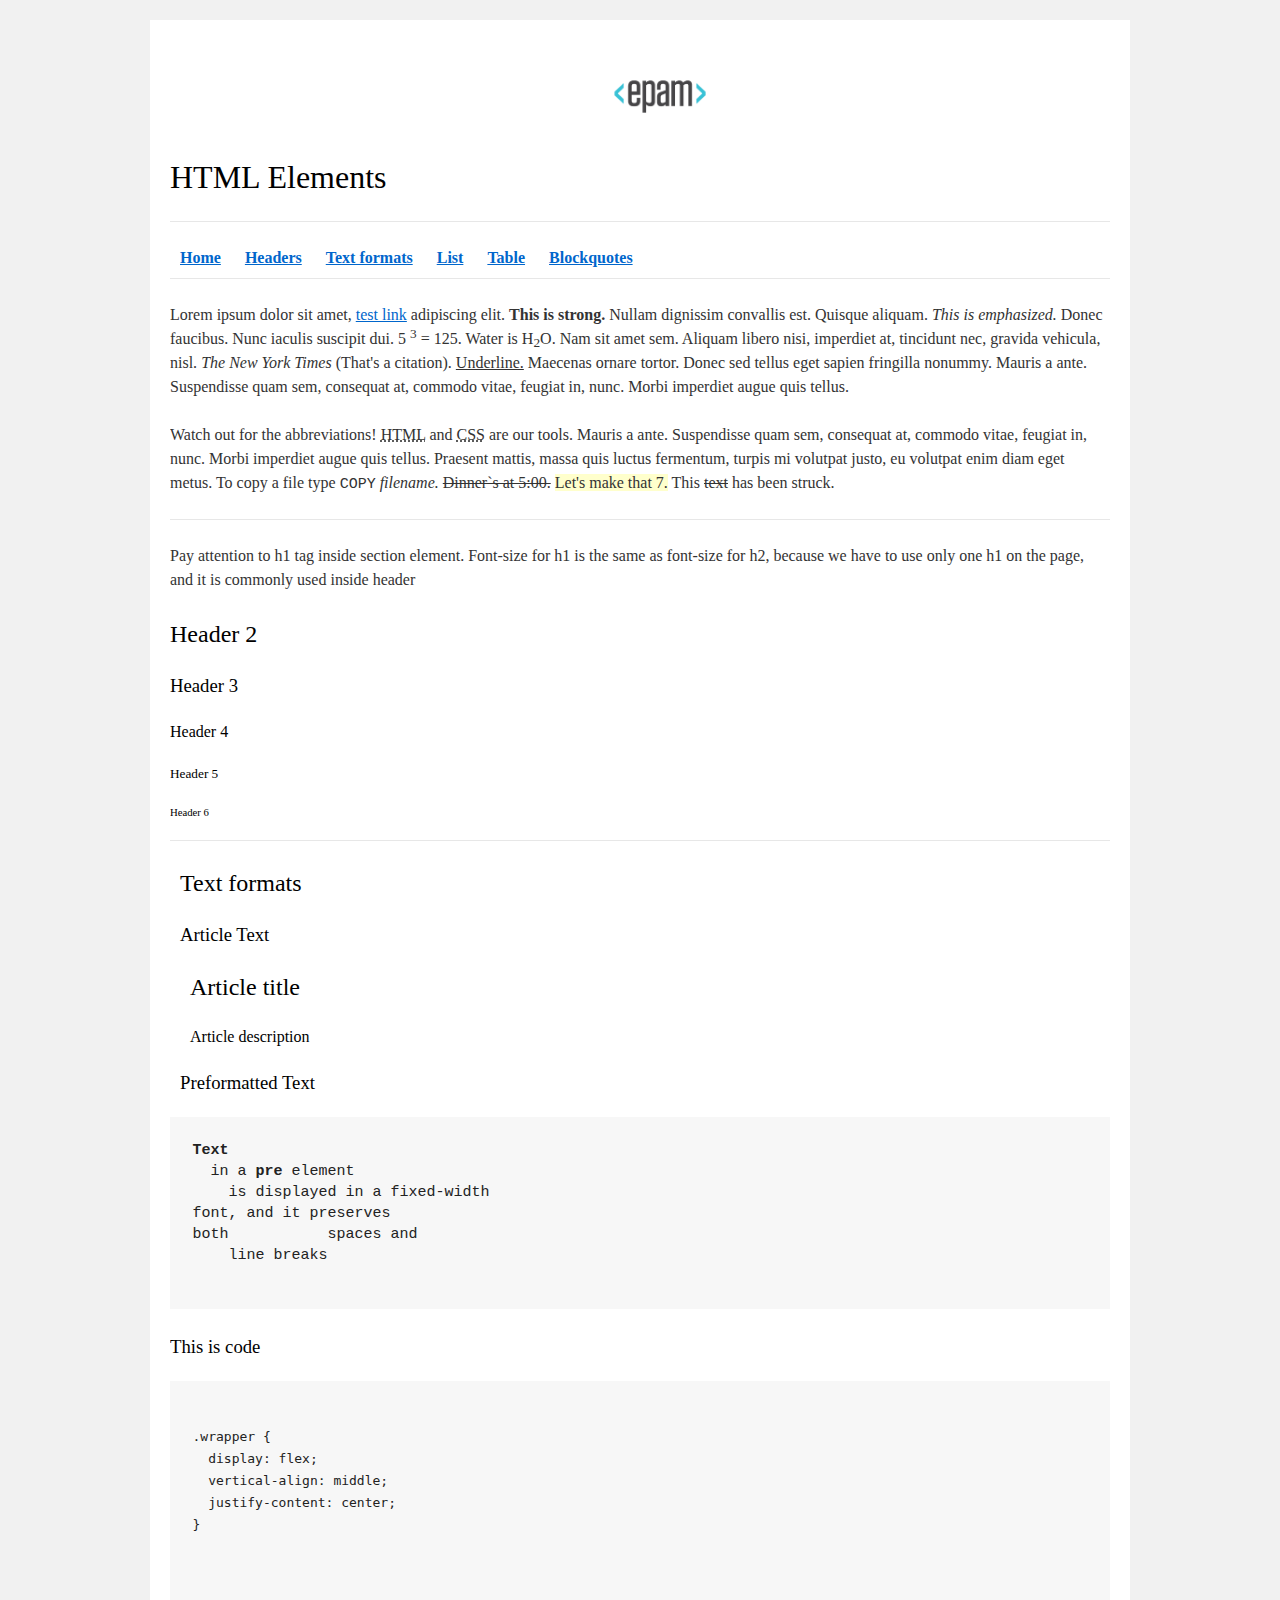
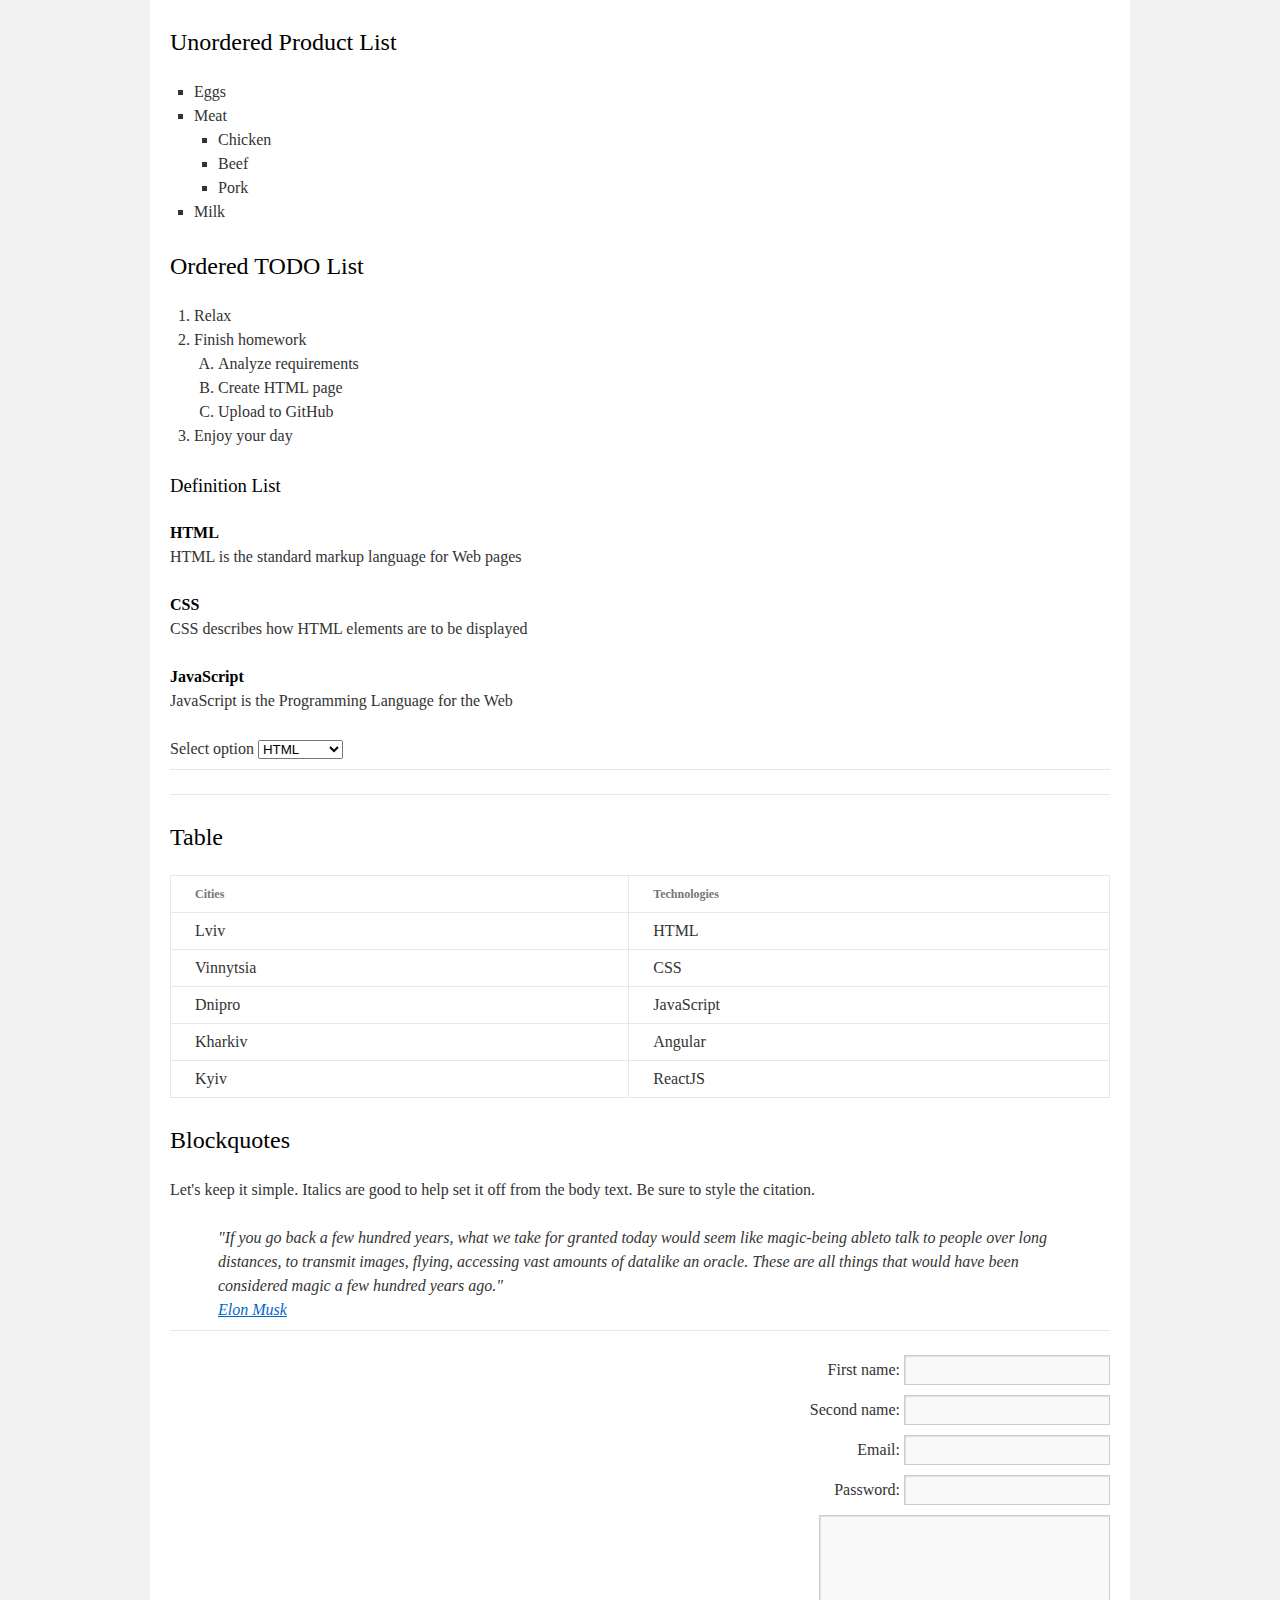
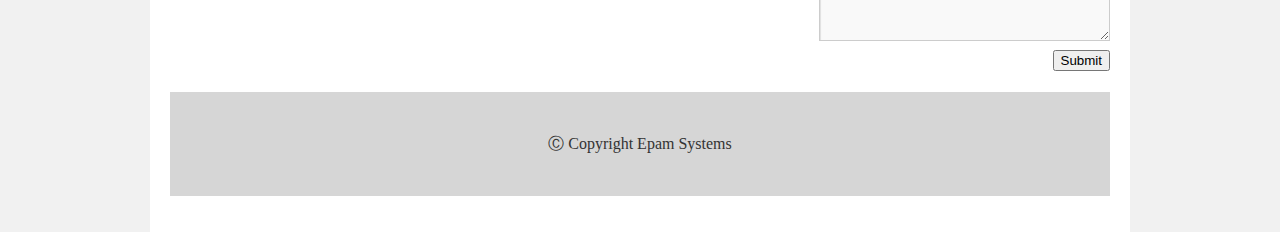
<file: FL11_HW1/homework/index.html>
<!DOCTYPE html>
<html lang="en">

<head>
    <meta charset="utf-8">
    <title>HTML Basics</title>
    <link rel="stylesheet" href="style.css">
</head>

<body>
    <div id="wrapper">
        <div id="main">
            <div id="container">
                <div id="content" role="main">
                    <a href="#"><img src="logo.png" alt="EPAM logo"></a>
                    <header id="home">
                        <h1>HTML Elements</h1>
                        <hr>
                        <nav>
                            <a href="#home"><b>Home</b></a>
                            <a href="#headers"><b>Headers</b></a>
                            <a href="#text_formats"><b>Text formats</b></a>
                            <a href="#list"><b>List</b></a>
                            <a href="#table"><b>Table</b></a>
                            <a href="#blockquotes"><b>Blockquotes</b></a>
                        </nav>
                        <hr>
                        <p>
                            Lorem ipsum dolor sit amet, <a href="#">test link</a> adipiscing elit. <strong>This is strong.</strong> Nullam dignissim convallis est. Quisque aliquam. <em>This is emphasized.</em> Donec faucibus. Nunc iaculis suscipit dui. 5 <sup>3</sup> = 125. Water is H<sub>2</sub>O. Nam sit amet sem. Aliquam libero nisi, imperdiet at, tincidunt nec, gravida vehicula, nisl. <cite>The New York Times</cite> (That&#39;s a citation). <u>Underline.</u> Maecenas ornare tortor. Donec sed tellus eget sapien fringilla nonummy. Mauris a ante. Suspendisse quam sem, consequat at, commodo vitae, feugiat in, nunc. Morbi imperdiet augue quis tellus.
                        </p>
                        <p>
                            Watch out for the abbreviations! <abbr title="Hyper Text Markup Language HTML">HTML</abbr> and <abbr title="Cascading Style Sheets">CSS</abbr> are our tools. Mauris a ante. Suspendisse quam sem, consequat at, commodo vitae, feugiat in, nunc. Morbi imperdiet augue quis tellus. Praesent mattis, massa quis luctus fermentum, turpis mi volutpat justo, eu volutpat enim diam eget metus. To copy a file type <kbd>COPY</kbd> <em>filename.</em> <s>Dinner`s at 5:00.</s> <ins>Let&#39;s make that 7.</ins> This <del>text</del> has been struck.
                        </p>
                    </header>
                    <hr>
                    <section id="headers">
                        <p> Pay attention to h1 tag inside section element. Font-size for h1 is the same as font-size for h2, because we have to use only one h1 on the page, and it is commonly used inside header </p>
                        <h2>Header 2</h2>
                        <h3>Header 3</h3>
                        <h4>Header 4</h4>
                        <h5>Header 5</h5>
                        <h6>Header 6</h6>
                    </section>
                    <hr>
                    <section id="text_formats">
                        <article id="text">
                            <header><h2>Text formats</h2></header>
                            <header><h3>Article Text</h3></header>
                            <article>
                                <h2>Article title</h2>
                                <h4>Article description</h4>
                            </article>
                            <h3>Preformatted Text</h3>
                        </article>
                    </section> 
                    <pre>
<strong>Text</strong>
  in a <strong>pre</strong> element
    is displayed in a fixed-width
font, and it preserves
both           spaces and
    line breaks
                    </pre>
                    <h3>This is code</h3>
                    <pre>
<code>
.wrapper {
  display: flex;
  vertical-align: middle;
  justify-content: center;
}
</code>
                    </pre>
                    <section id="list">
                        <h2>Unordered Product List</h2>
                        <ul>
                            <li>Eggs</li>
                            <li>Meat
                                <ul>
                                    <li>Chicken</li>
                                    <li>Beef</li>
                                    <li>Pork</li>
                                </ul>
                            </li>
                            <li>Milk</li>
                        </ul>
                        <h2>Ordered TODO List</h2>
                        <ol>
                            <li>Relax</li>
                            <li>Finish homework
                                <ol>
                                    <li>Analyze requirements</li>
                                    <li>Create HTML page</li>
                                    <li>Upload to GitHub</li>
                                </ol>
                            </li>
                            <li>Enjoy your day</li>
                        </ol>
                        <h3>Definition List</h3>
                        <dl>
                            <dt>HTML</dt>
                            <dd>HTML is the standard markup language for Web pages</dd>
                            <dt>CSS</dt>
                            <dd>CSS describes how HTML elements are to be displayed</dd>
                            <dt>JavaScript</dt>
                            <dd>JavaScript is the Programming Language for the Web</dd>
                        </dl>
                            Select option
                            <select>
                                <option>HTML</option>
                                <option>CSS</option>
                                <option>JavaScript</option>
                            </select>
                    </section>
                    <hr>
                    <hr>
                    <section id="table">
                        <h2>Table</h2>
                        <table>
                            <tr>
                                <th>Cities</th>
                                <th>Technologies</th>
                            </tr>
                            <tr>
                                <td>Lviv</td>
                                <td>HTML</td>
                            </tr>
                            <tr>
                                <td>Vinnytsia</td>
                                <td>CSS</td>
                            </tr>
                            <tr>
                                <td>Dnipro</td>
                                <td>JavaScript</td>
                            </tr>
                            <tr>
                                <td>Kharkiv</td>
                                <td>Angular</td>
                            </tr>
                            <tr>
                                <td>Kyiv</td>
                                <td>ReactJS</td>
                            </tr>
                        </table>
                    </section>
                    <section id="blockquotes">
                        <h2>Blockquotes</h2>
                        <p>
                            Let&#39;s keep it simple. Italics are good to help set it off from the body text. Be sure to style the citation.
                        </p>
                        <blockquote>
                            "If you go back a few hundred years, what we take for granted today would seem like magic-being ableto talk to people over long distances, to transmit images, flying, accessing vast amounts of datalike an oracle. These are all things that would have been considered magic a few hundred years ago."
                            <br><a href="https://en.wikipedia.org/wiki/Elon_Musk" target="_blank">Elon Musk</a>
                        </blockquote>
                    </section>
                    <hr>
                    <form>
                        <label for="formFirstName">First name:
                            <input type="text" id="formFirstName">
                            <br>
                        </label>
                        <label for="formSecondName">Second name:
                            <input type="text" id="formSecondName">
                            <br>
                        </label>
                        <label for="formEmail">Email:
                            <input type="email" id="formEmail">
                            <br>
                        </label>
                        <label for="formPassword">Password:
                            <input type="password" id="formPassword">
                            <br>
                        </label>
                        <textarea rows="5" cols="30"></textarea>
                        <br>
                        <button type="button">Submit</button>
                    </form>
                    <footer>&#9400; Copyright Epam Systems</footer>
                </div>
            </div>
        </div>
    </div>
</body>

</html>
</file>
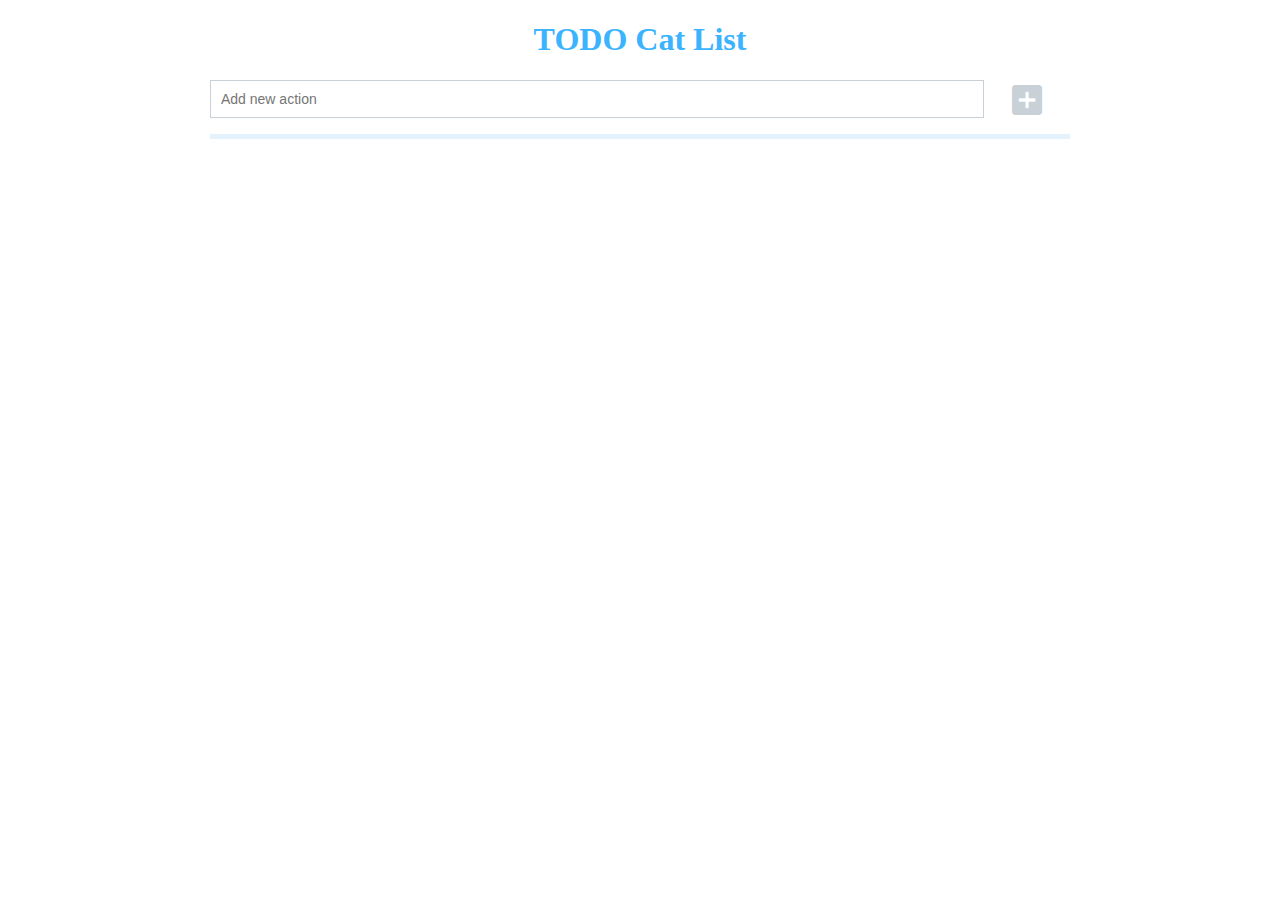
<file: FL11_HW11/homework/index.html>
<!DOCTYPE html>
<html lang="en">
<head>
	<meta charset="UTF-8">
	<title>Homework 11 - TODO Cat List</title>
	<link rel="stylesheet" href="./assets/material-icons/material-icons.css">
	<link rel="stylesheet" href="./assets/styles.css">
</head>
<body>
	<div id="root">
		<div class="wrapper">
			<div class="header">
				<h1 id="main-header">TODO Cat List</h1>
				<label for="toDoEl"></label>
				<input type="text" placeholder="Add new action" id="toDoEl">
				<i class="material-icons" onclick="newElement()">add_box</i>
			</div>
			<ul id="list"></ul>
		</div>
	</div>
	<script src="./src/app.js"></script>
</body>
</html>
</file>
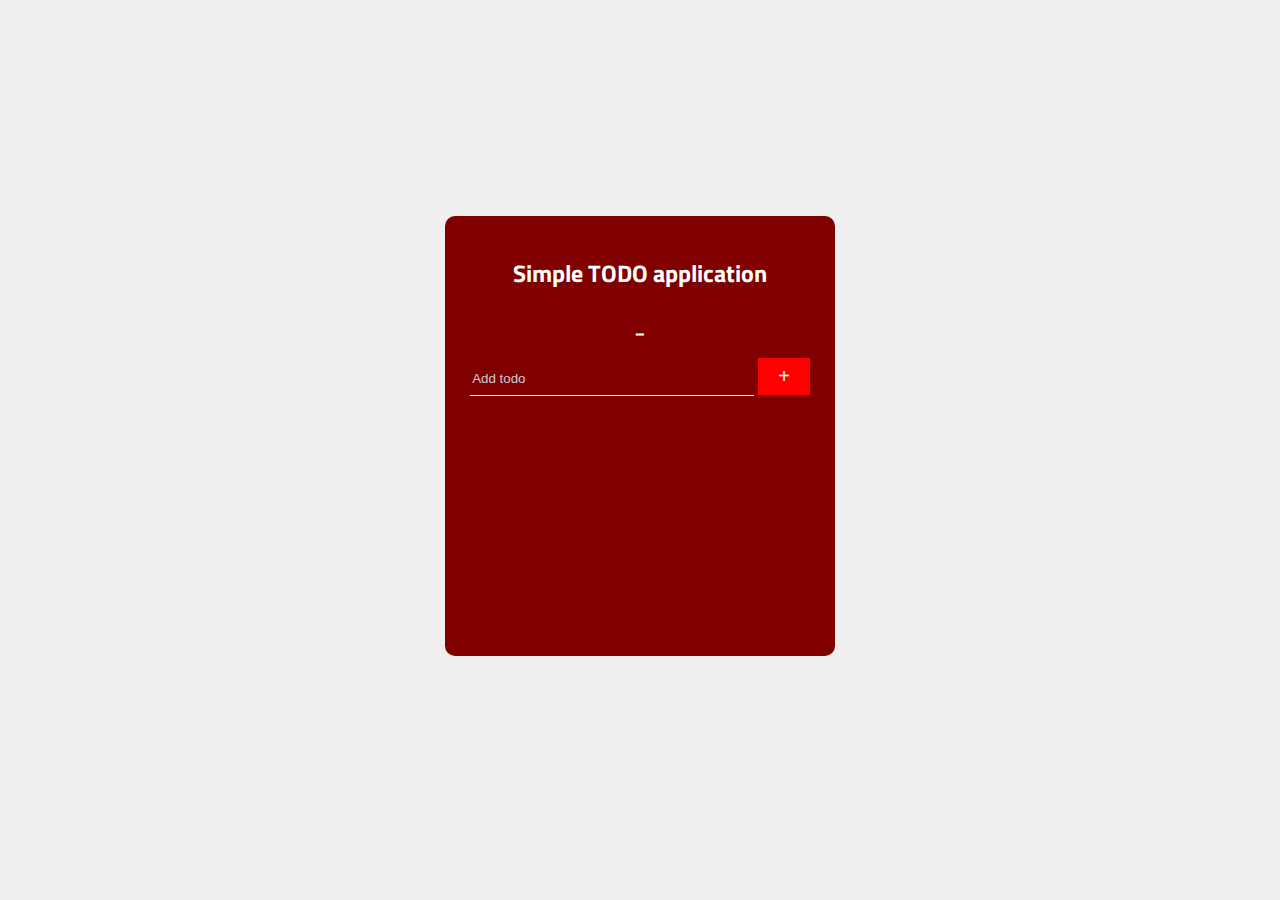
<file: FL11_HW12/homework/index.html>
<!DOCTYPE html>
<html lang="en">

<head>
  <meta charset="UTF-8">
  <meta name="viewport" content="width=device-width, initial-scale=1.0">
  <meta http-equiv="X-UA-Compatible" content="ie=edge">
  <link rel="stylesheet" href="https://cdnjs.cloudflare.com/ajax/libs/font-awesome/4.7.0/css/font-awesome.min.css">
  <link href="https://fonts.googleapis.com/css?family=Titillium+Web&display=swap" rel="stylesheet">
  <link rel="stylesheet" href="assets/styles.css">
  <title>Homework 12 - Simple TODO List</title>
</head>

<body>
  <div id="todo">
    <div id="rightDiv">
      <span id="tasks"></span>
    </div>
    <h2 id="heading">Simple TODO application</h2>
    <h3 id="welcomeMsg">_</h3>
    <div id="inputs">
      <input type="text" id="addMore" placeholder="Add todo" />
      <button onclick="todo()" id="addBtn">+</button>
    </div>
    <ul id="content"></ul>

  </div>
  <script src="./src/app.js"></script>
</body>

</html>
</file>
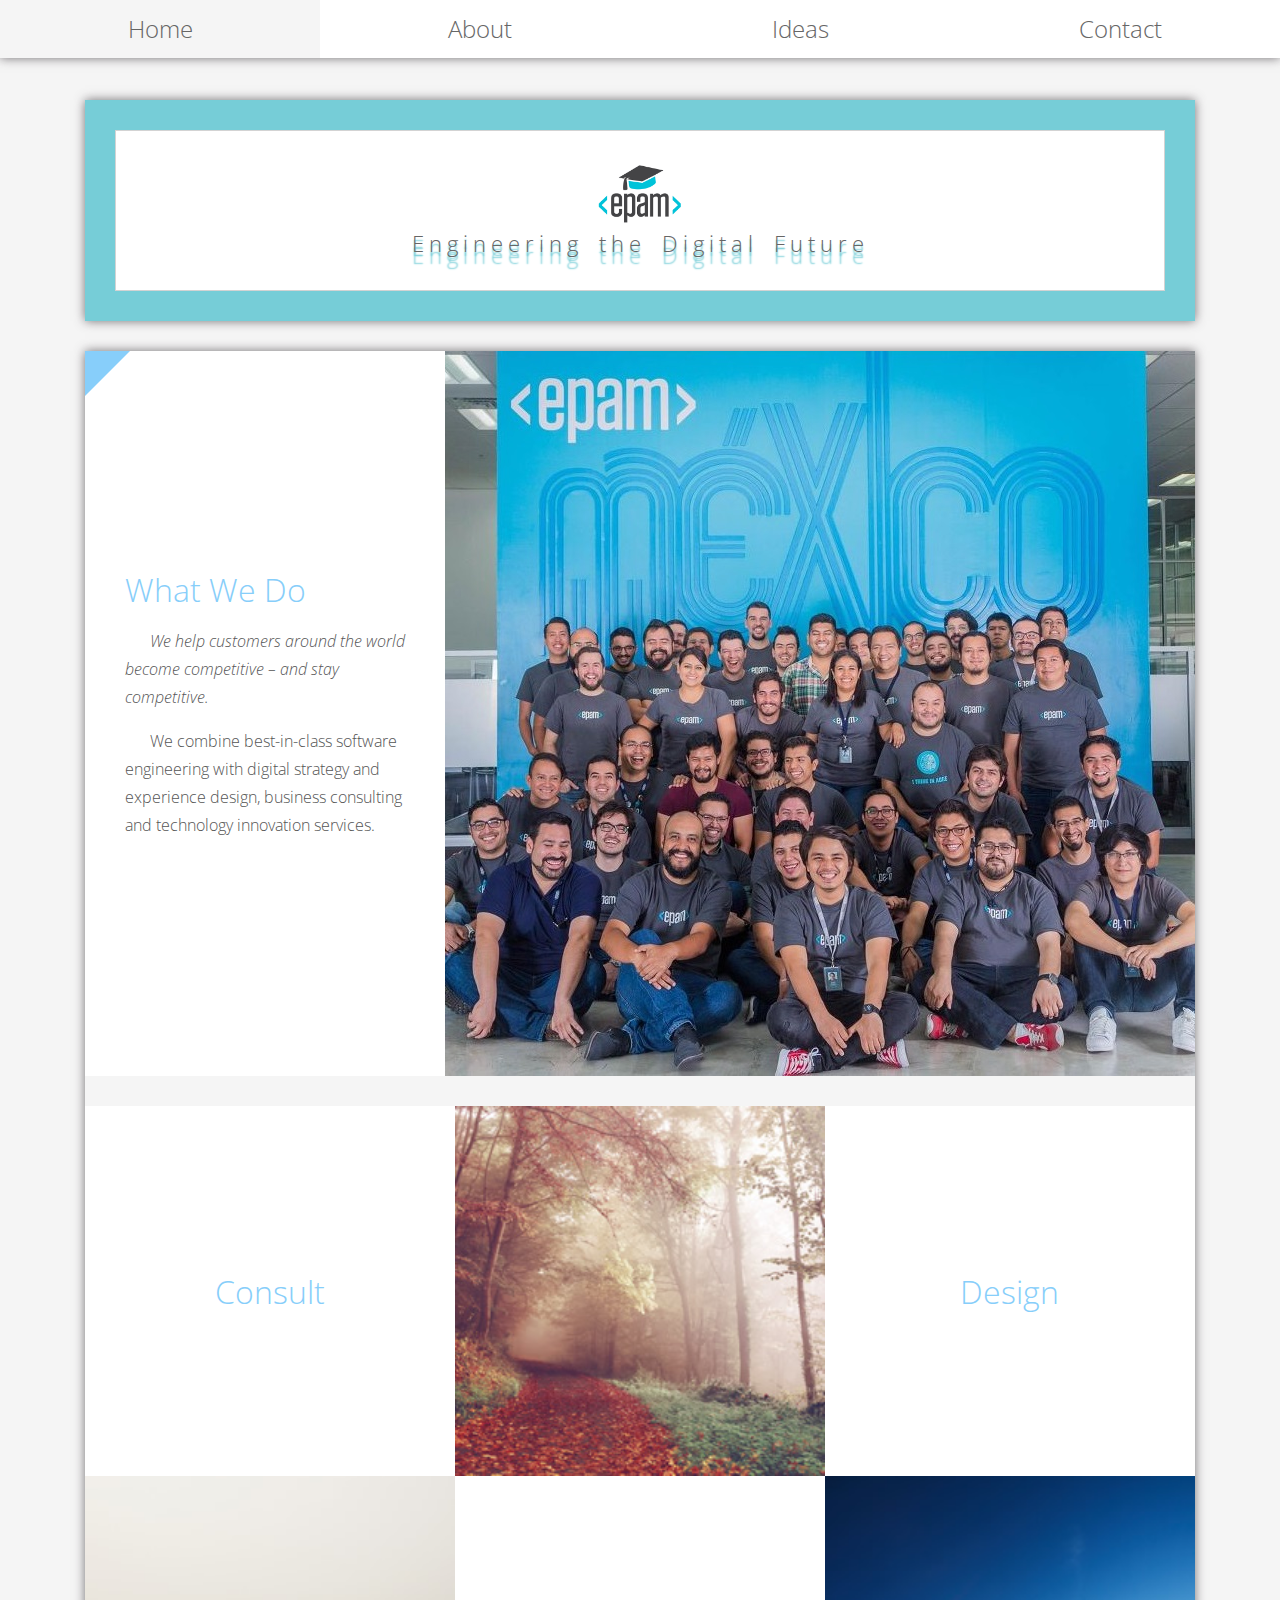
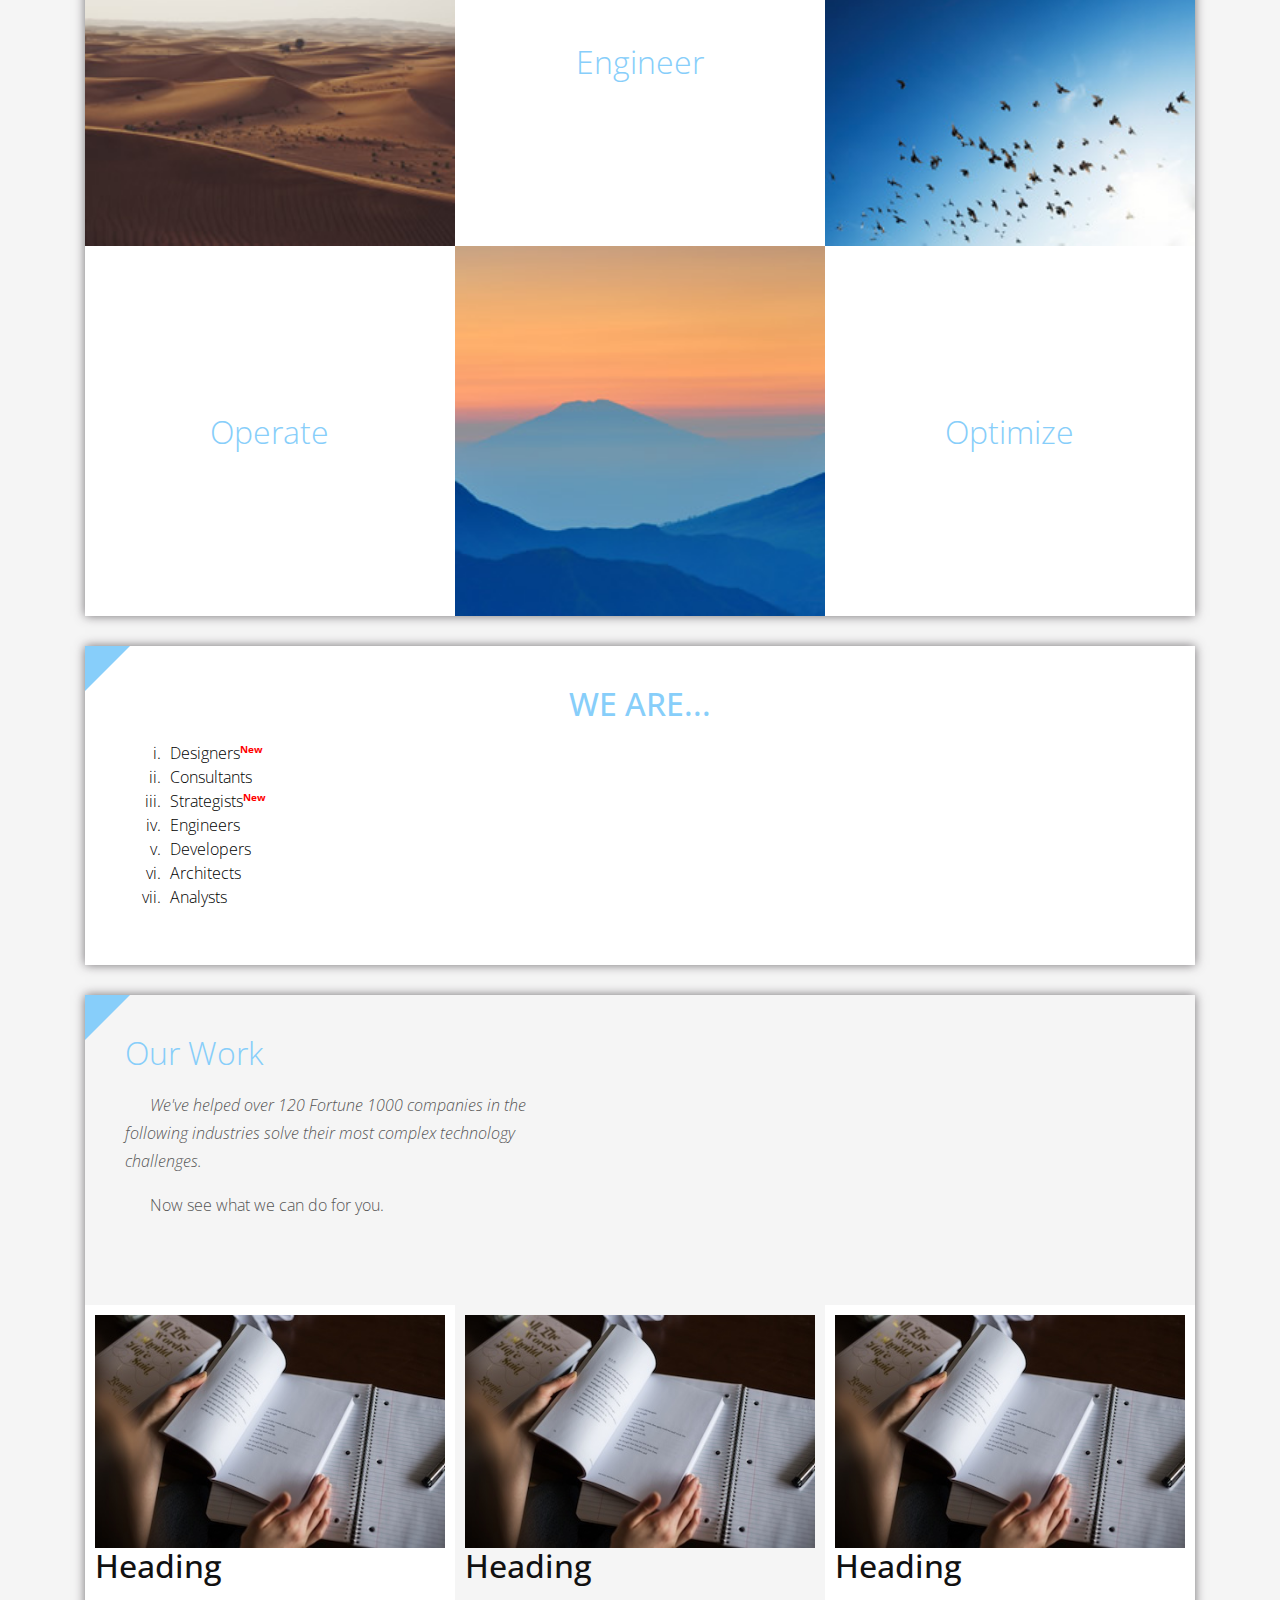
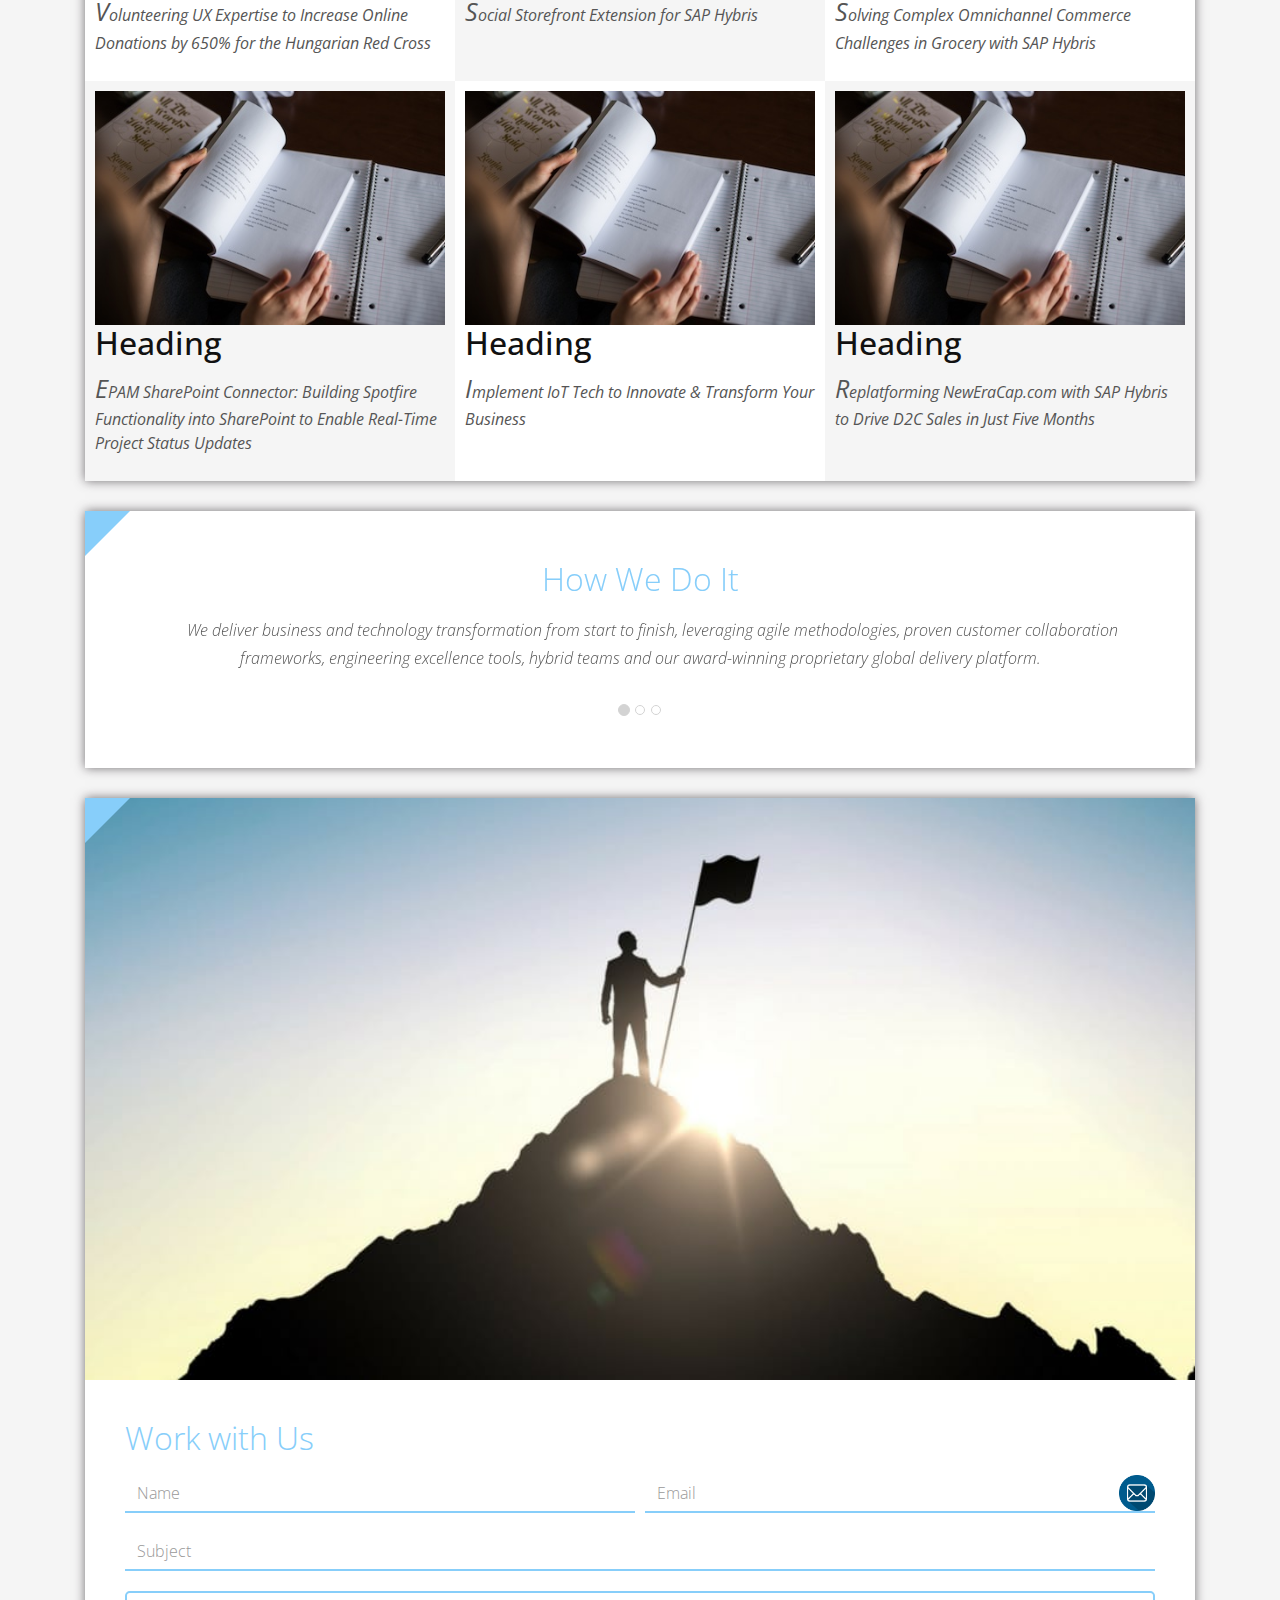
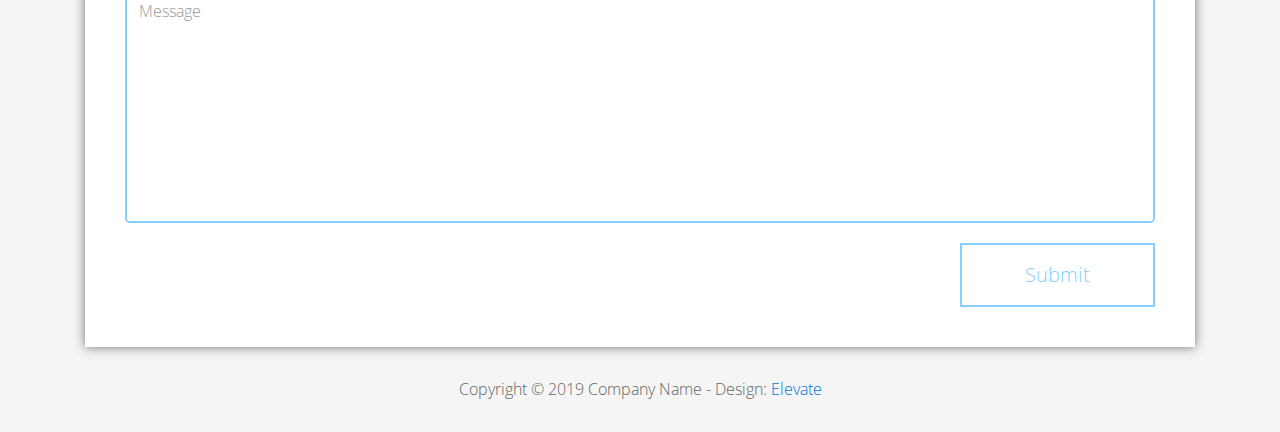
<file: FL11_HW2/homework/index.html>
<!DOCTYPE html>
<html lang="en">
<head>
  <meta charset="utf-8">
  <meta http-equiv="X-UA-Compatible" content="IE=edge">
  <meta name="viewport" content="width=device-width, initial-scale=1">

  <title>CSS Basics HW</title>



  <!-- load stylesheets -->
  <link rel="stylesheet" href="http://fonts.googleapis.com/css?family=Open+Sans:300,400">
  <!-- Google web font "Open Sans" -->
  <link rel="stylesheet" href="css/bootstrap.min.css">
  <!-- Bootstrap style -->
  <link rel="stylesheet" href="css/general.css">
  <link rel="stylesheet" href="css/style.css">
  <!-- Templatemo style -->
</head>

<body>
<div class="container">

  <div class="tm-sidebar">
    <nav class="tm-main-nav">
      <ul>
        <li class="tm-nav-item"><a href="#home" class="tm-nav-item-link">Home</a></li>
        <li class="tm-nav-item"><a href="#about" class="tm-nav-item-link">About</a></li>
        <li class="tm-nav-item"><a href="#ideas" class="tm-nav-item-link">Ideas</a></li>
        <li class="tm-nav-item"><a href="#contact" class="tm-nav-item-link">Contact</a></li>
      </ul>
    </nav>
  </div>

  <div class="tm-main-content">

    <div id="home" class="tm-content-box tm-content-header margin-b-10">
      <div class="tm-banner">
        <div class="tm-banner-inner">
          <img src="img/epam_logo.png" width="100" alt="">
          <p class="tm-banner-text">Engineering the Digital Future</p>
        </div>
      </div>
    </div>

    <section>
      <div class="tm-content-box flex-2-col">

        <div class="padding-medium flex-item tm-team-description-container flex-item">
          <h2 class="tm-section-title">What We Do</h2>
          <p class="tm-section-description">We help customers around the world become competitive – and stay competitive.</p>
          <p class="tm-section-description"> We combine best-in-class software engineering with digital strategy and experience design, business consulting and technology innovation services.</p>
        </div>
        <div class="flex-item tm-team-img">
          <img src="img/epam-mexico.jpg" alt="epam-mexico">
        </div>

      </div>

      <div id="about" class="tm-content-box">

        <ul class="boxes gallery-container">
          <li class="box box-bg">
            <h2 class="tm-section-title tm-section-title-box tm-box-bg-title">Consult</h2>
          </li>
          <li class="box">
            <a href="img/idea-large-01.jpg">
              <img src="img/idea-01.jpg" alt="Image" class="img-fluid thumbnail box-img">
            </a>
          </li>
          <li class="box box-bg">
            <h2 class="tm-section-title tm-section-title-box tm-box-bg-title">Design</h2>
          </li>
          <li class="box">
            <a href="img/idea-large-02.jpg">
              <img src="img/idea-02.jpg" alt="Image" class="img-fluid thumbnail box-img">
            </a>
          </li>
          <li class="box box-bg">
            <h2 class="tm-section-title tm-section-title-box tm-box-bg-title">Engineer</h2>
          </li>
          <li class="box">
            <a href="img/idea-large-03.jpg">
              <img src="img/idea-03.jpg" alt="Image" class="img-fluid thumbnail box-img">
            </a>
          </li>
          <li class="box box-bg">
            <h2 class="tm-section-title tm-section-title-box tm-box-bg-title">Operate</h2>
          </li>
          <li class="box">
            <a href="img/idea-large-04.jpg">
              <img src="img/idea-04.jpg" alt="Image" class="img-fluid thumbnail box-img">
            </a>
          </li>
          <li class="box box-bg">
            <h2 class="tm-section-title tm-section-title-box tm-box-bg-title">Optimize</h2>
          </li>
        </ul>

      </div>

    </section>

    <!-- slider -->
    <section class="heading tm-content-box">
      <div class="padding-medium">
        <h2> WE ARE...</h2>
        <ol>
          <li><a href="index.html" class="text">Designers</a></li>
          <li><a href="index.html">Consultants</a></li>
          <li><a href="#" class="text">Strategists</a></li>
          <li><a href="#">Engineers</a></li>
          <li><a href="#">Developers</a></li>
          <li><a href="#">Architects</a></li>
          <li><a href="#">Analysts</a></li>
        </ol>
      </div>
    </section>

    <section class="blocks">
      <div class="padding-medium flex-item tm-team-description-container">
        <h2 class="tm-section-title">Our Work</h2>
        <p class="tm-section-description">We've helped over 120 Fortune 1000 companies in the following industries solve their most complex technology challenges. </p>
        <p class="tm-section-description"> Now see what we can do for you.</p>
      </div>
      <div class="tm-content-box flex-2-col">
      </div>
      <div  class="tm-content-box">
        <ul class="boxes gallery-container">
          <li class="box box-work">
            <img src="img/study.jpeg" alt="Image" class="img-fluid">
            <div>
              <h2>Heading</h2>
              <p>Volunteering UX Expertise to Increase Online Donations by 650% for the Hungarian Red Cross</p>
            </div>
          </li>
          <li class="box box-work">
            <img src="img/study.jpeg" alt="Image" class="img-fluid">
            <div>
              <h2>Heading</h2>
              <p>Social Storefront Extension for SAP Hybris</p>
            </div>
          </li>
          <li class="box box-work">
            <img src="img/study.jpeg" alt="Image" class="img-fluid">
            <div>
              <h2>Heading</h2>
              <p>Solving Complex Omnichannel Commerce Challenges in Grocery with SAP Hybris</p>
            </div>
          </li>
          <li class="box box-work">
            <img src="img/study.jpeg" alt="Image" class="img-fluid">
            <div>
              <h2>Heading</h2>
              <p>EPAM SharePoint Connector: Building Spotfire Functionality into SharePoint to Enable Real-Time Project Status Updates</p>
            </div>
          </li>
          <li class="box box-work">
            <img src="img/study.jpeg" alt="Image" class="img-fluid">
            <div>
              <h2>Heading</h2>
              <p>Implement IoT Tech to Innovate &amp; Transform Your Business</p>
            </div>
          </li>
          <li class="box box-work">
            <img src="img/study.jpeg" alt="Image" class="img-fluid">
            <div>
              <h2>Heading</h2>
              <p>Replatforming NewEraCap.com with SAP Hybris to Drive D2C Sales in Just Five Months</p>
            </div>
          </li>
        </ul>

      </div>
    </section>

    <section id="ideas">
      <div id="tmCarousel" class="carousel slide tm-content-box" data-ride="carousel">

        <ol class="carousel-indicators">
          <li data-target="#tmCarousel" data-slide-to="0" class="active"></li>
          <li data-target="#tmCarousel" data-slide-to="1" class=""></li>
          <li data-target="#tmCarousel" data-slide-to="2" class=""></li>
        </ol>

        <div class="carousel-inner" role="listbox">

          <div class="carousel-item active">
            <div class="carousel-content">
              <div class="flex-item">
                <h2 class="tm-section-title">How We Do It</h2>
                <p class="tm-section-description carousel-description">We deliver business and technology transformation from start to finish, leveraging agile methodologies, proven customer collaboration frameworks, engineering excellence tools, hybrid teams and our award-winning proprietary global delivery platform.</p>
              </div>
            </div>
          </div>

          <div class="carousel-item">
            <div class="carousel-content">
              <div class="flex-item">
                <h2 class="tm-section-title">Our Clients</h2>
                <p class="tm-section-description carousel-description">Lorem ipsum dolor sit amet,
                  consectetur adipiscing elit. Quisque vel nisi pharetra nibh varius pharetra ac
                  sagittis nisi. Etiam pharetra vestibulum hendrerit. Pellentesque interdum metus
                  sed massa rutrum.</p>
              </div>
            </div>
          </div>

          <div class="carousel-item">
            <div class="carousel-content">
              <div class="flex-item">
                <h2 class="tm-section-title">Our Projects</h2>
                <p class="tm-section-description carousel-description">Donec ex libero, fringilla
                  vitae purus sit amet, rhoncus pharetra lorem. Pellentesque id sem id lacus
                  ultricies vehicula. Aliquam rutrum mi non. Pellentesque interdum metus sed massa
                  rutrum.</p>
              </div>
            </div>
          </div>

        </div>

      </div>
    </section>

    <section class="tm-content-box">
      <img src="img/contact-us.jpg" alt="Contact image" class="img-fluid img-contact-us">

      <div id="contact" class="padding-medium">
        <h2 class="tm-section-title">Work with Us</h2>
        <form action="#contact" method="get" class="contact-form">

          <div class="form-group col-xs-12 col-sm-12 col-md-6 col-lg-6 form-group-2-col-left">
            <input type="text" id="contact_name" name="contact_name" class="form-control"
                   placeholder="Name" required/>
          </div>
          <div class="form-group col-xs-12 col-sm-12 col-md-6 col-lg-6 form-group-2-col-right mandatory-field">
            <input type="email" id="contact_email" name="contact_email" class="form-control"
                   placeholder="Email" required/>
          </div>
          <div class="form-group">
            <input type="text" id="contact_subject" name="contact_subject" class="form-control"
                   placeholder="Subject" required/>
          </div>
          <div class="form-group">
            <textarea id="contact_message" name="contact_message" class="form-control" rows="9"
                      placeholder="Message" required></textarea>
          </div>

          <button type="submit" class="btn btn-primary submit-btn">Submit</button>

        </form>
      </div>
    </section>

    <footer class="tm-footer">
      <p class="text-xs-center">Copyright &copy; 2019 Company Name

        - Design: <a rel="nofollow" href="http://www.templatemo.com/tm-481-elevate"
                     target="_parent">Elevate</a></p>
    </footer>

  </div>

</div>

</body>
</html>
</file>
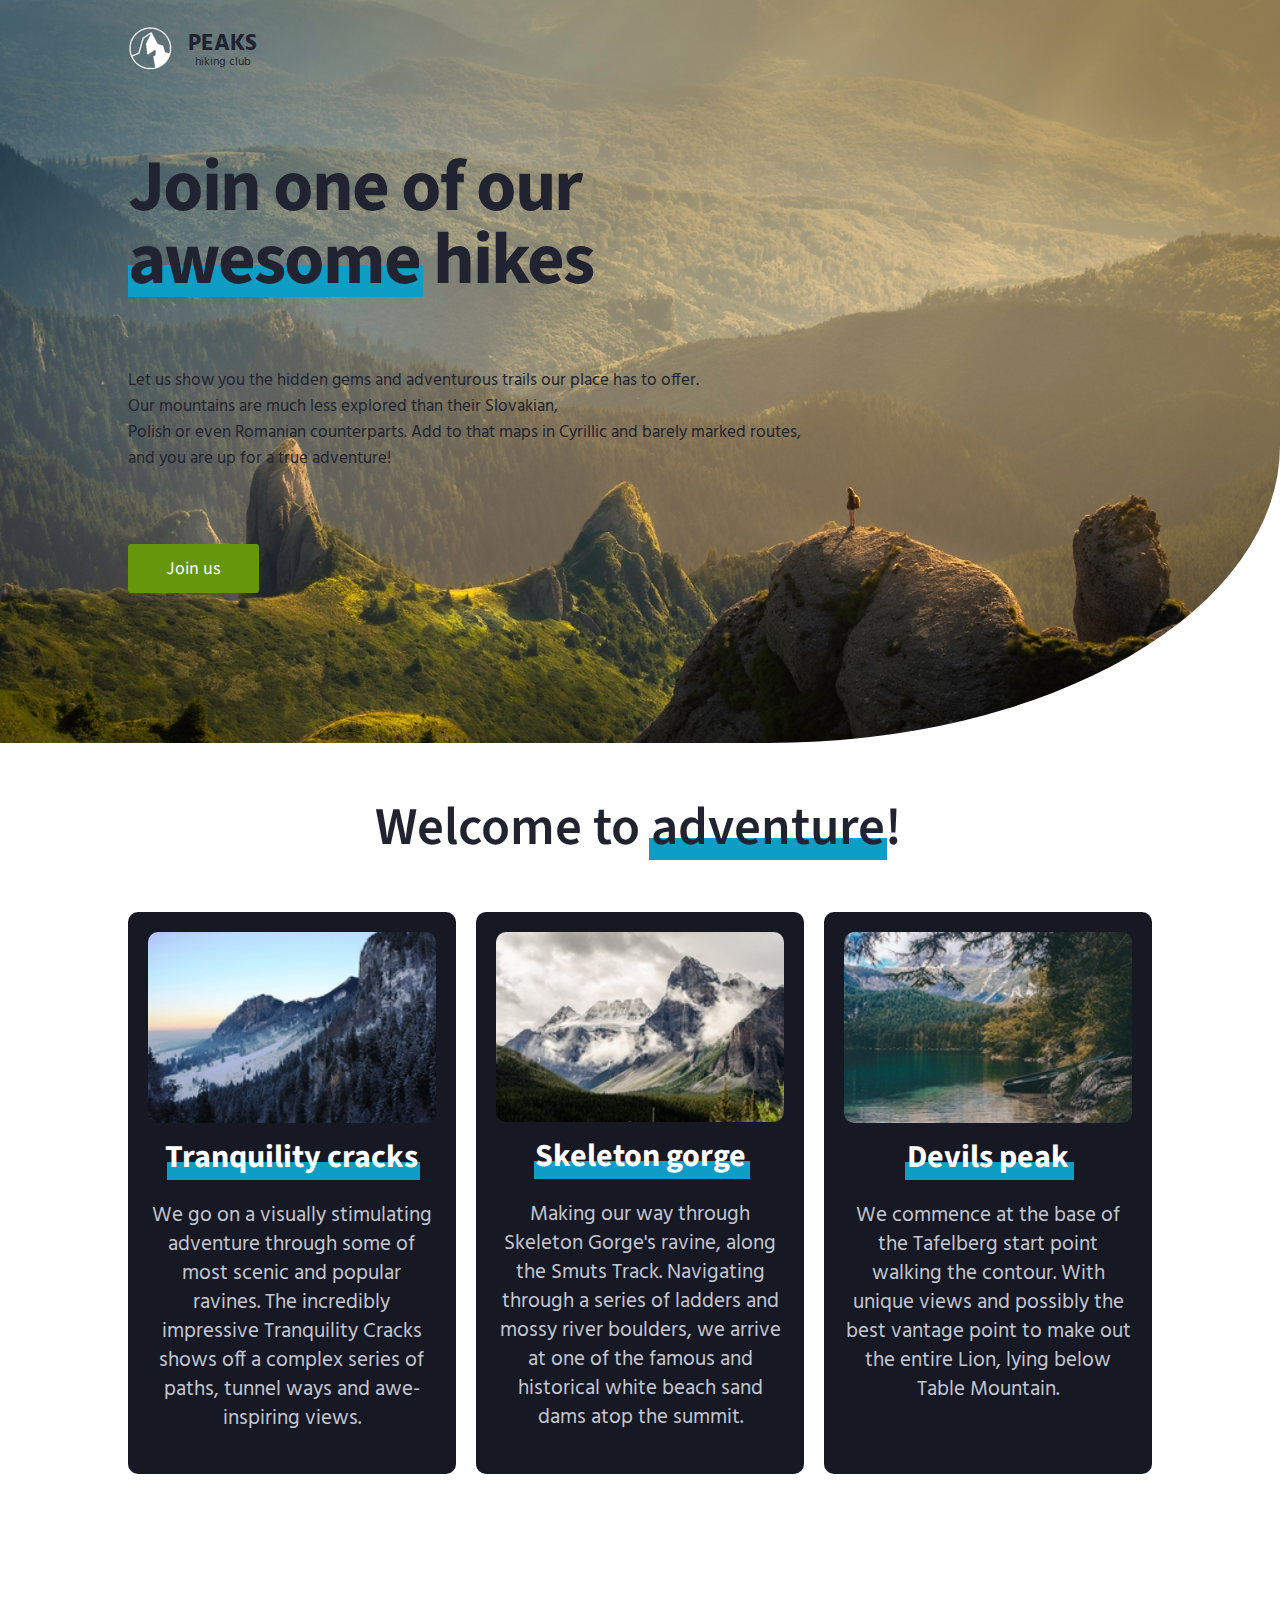
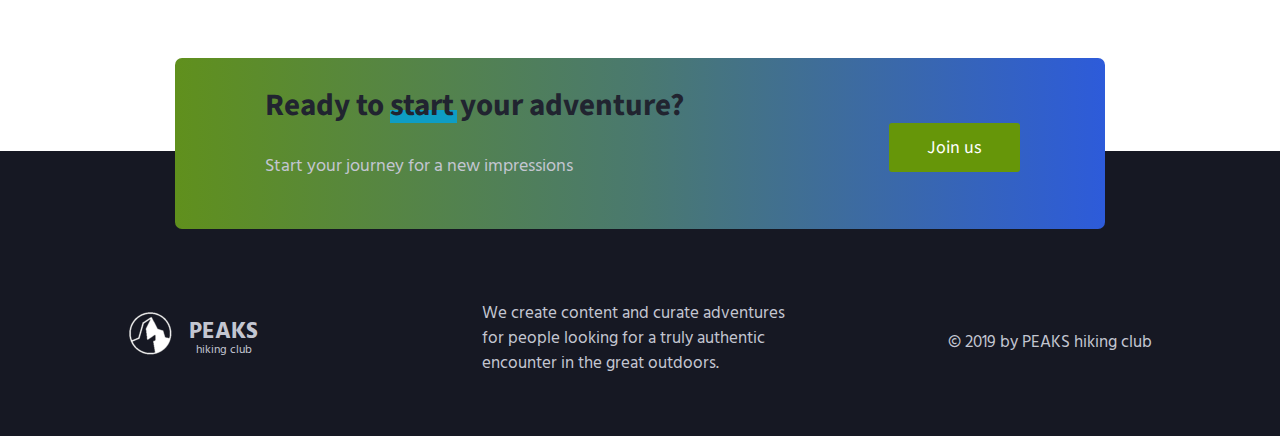
<file: FL11_HW3/homework/index.html>
<!DOCTYPE html>
<html lang="en">

  <head>
    <meta charset="UTF-8">
    <meta name="viewport" content="width=device-width, initial-scale=1.0">
    <meta http-equiv="X-UA-Compatible" content="ie=edge">
    <link href="https://fonts.googleapis.com/css?family=Hind:400,600%7CSource+Sans+Pro:400,600,700%7CFresca" rel="stylesheet"/>

    <link rel="stylesheet" type="text/css" href="css/style1.css">  
 
 
   <!--<link rel="stylesheet" type="text/css" href="css/style2.css"> --> 

    <title>PEAKS hiking club</title>
  </head>

  <body>
    <header class="header">
      <div class="header-wrap">
        <div class="landing-logo">
          <img src="img/m-logo.png" alt="logo" />
          <p>PEAKS<span>hiking club</span></p>
        </div>
        <p class="header_heading">
          Join one of our awesome hikes
        </p>
        <p class="header_text">
          Let us show you the hidden gems and adventurous trails our place has to offer.
          Our mountains are much less explored than their Slovakian,
          Polish or even Romanian counterparts. Add to that maps in Cyrillic and barely marked routes,
          and you are up for a true adventure!
        </p>
        <button class="header_button">Join us</button>
      </div>
    </header>
    <main class="section">
      <p class="section_text">
        Welcome to adventure!
      </p>
      <div class="section_card_wrap">
        <div class="section_card">
          <img class="section_card_img"
               src="img/m-1.jpg"
               alt="experts"/>
          <p class="section_card_heading">
            Tranquility cracks
            <span class="section_card_underline"></span>
          </p>
          <p class="section_card_text">
            We go on a visually stimulating adventure through some of most scenic and popular ravines.
            The incredibly impressive Tranquility Cracks shows off a complex series of paths, tunnel ways and awe-inspiring views.
          </p>
        </div>
        <div class="section_card">
          <img class="section_card_img"
               src="img/m-2.jpg"
               alt="content formats"/>
          <p class="section_card_heading">
            Skeleton gorge
            <span class="section_card_underline"></span>
          </p>
          <p class="section_card_text">
            Making our way through Skeleton Gorge's ravine, along the Smuts Track.
            Navigating through a series of ladders and mossy river boulders, we arrive at one of the famous and historical white beach sand dams atop the summit.
          </p>
        </div>
        <div class="section_card">
          <img class="section_card_img"
               src="img/m-3.jpg"
               alt="certificate"/>
          <p class="section_card_heading">
            Devils peak
            <span class="section_card_underline"></span>
          </p>
          <p class="section_card_text">
            We commence at the base of the Tafelberg start point walking the contour.
            With unique views and possibly the best vantage point to make out the entire Lion, lying below Table Mountain.
          </p>
        </div>
      </div>
      <div class="section_banner">
        <div class="section_banner_text_wrap">
          <p class="section_banner_heading">
            Ready to start your adventure?
          </p>
          <p class="section_banner_text">
            Start your journey for a new impressions
          </p>
        </div>
        <button class="section_banner_button">Join us</button>
      </div>
    </main>
    <footer class="footer">
      <div class="footer-wrap">
        <div class="footer_logo landing-logo">
          <img src="img/m-logo.png" alt="logo" />
          <p>PEAKS<span>hiking club</span></p>
        </div>
        <p class="footer_text">
          We create content  and curate adventures for  people looking for a truly authentic encounter in the great outdoors.
        </p>
        <span class="footer-cr">
          &copy; 2019 by PEAKS hiking club
        </span>
      </div>
    </footer>
  </body>

</html>
</file>
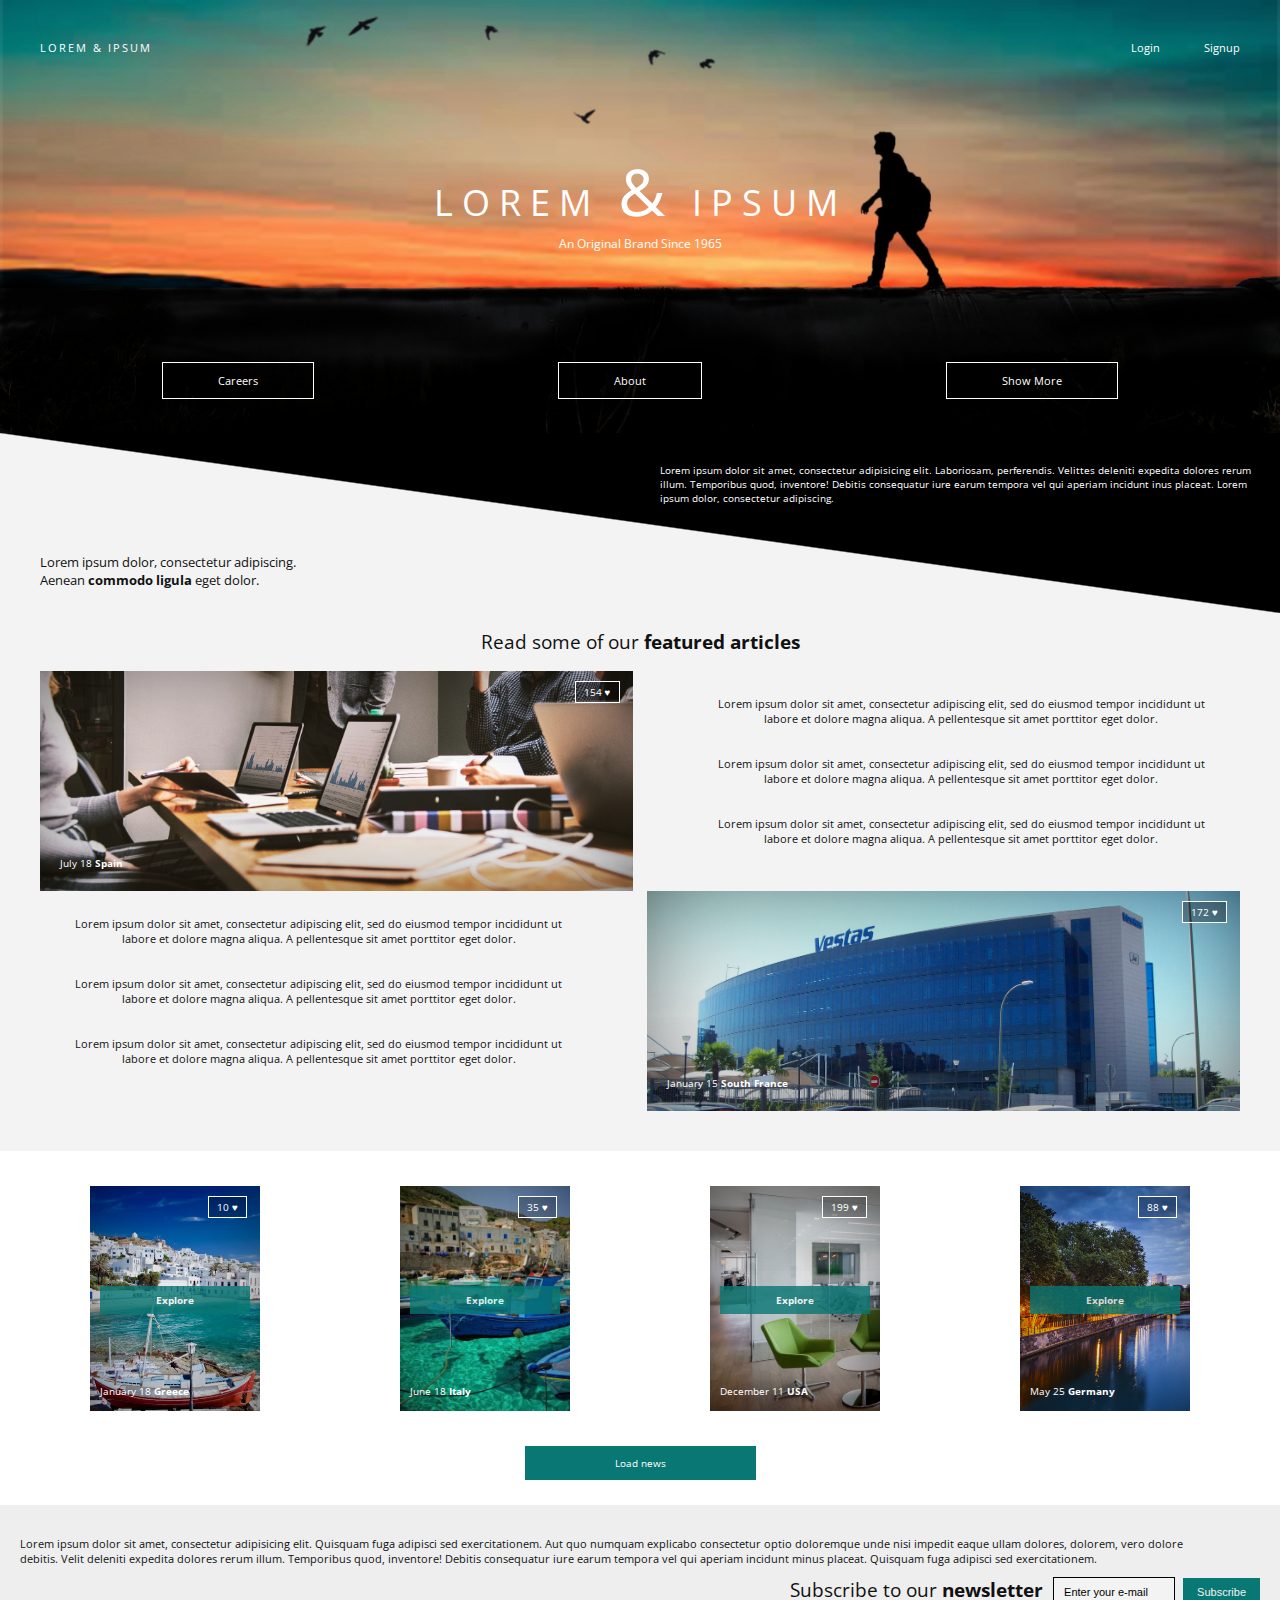
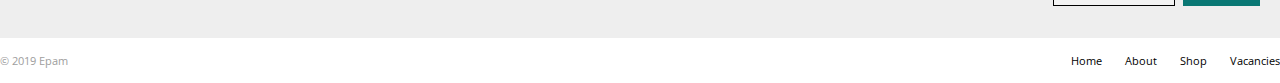
<file: FL11_HW4/homework/index.html>
<!DOCTYPE html>
<html lang="zxx">

<head>
	<meta charset="UTF-8">
    <meta name="viewport" content="width=device-width, initial-scale=1.0">
    <meta http-equiv="X-UA-Compatible" content="ie=edge">
    <link href="http://fonts.googleapis.com/css?family=Open+Sans" rel="stylesheet"/>
    <link rel="stylesheet" type="text/css" href="css/style.css">
    <title>FL11_HW4_Oleksanrda_Kaplun</title>
</head>

<body>
	<header class="header">
		<div class="header-box">
			<div class="hb-head-wrap">
				<span>LOREM &amp; IPSUM</span>
				<nav>
					<ul>
						<li class="header-nav"><a href="#">Login</a></li>
						<li><a href="#">Signup</a></li>
					</ul>
				</nav>
			</div>
			<div class="hb-slogan-wrap">
				<h1>LOREM <span>&amp;</span> IPSUM</h1>
				<p>An Original Brand Since 1965</p>
			</div>
			<div class="hb-nav-wrap">
				<a href="#">Careers</a>
				<a href="#">About</a>
				<a href="#">Show More</a>
			</div>
		</div>

	</header>
	<main class="content">
		<div class="main-content">
			<div class="block-diagonal">
				<div class="ms-right-side">
					<p>Lorem ipsum dolor sit amet, consectetur adipisicing elit. Laboriosam,
					perferendis. Velittes deleniti expedita dolores rerum illum. Temporibus quod,
					inventore! Debitis consequatur iure earum tempora vel qui aperiam incidunt
					inus placeat. Lorem ipsum dolor, consectetur adipiscing.</p>
				</div>
				<div class="ms-left-side">
					<p>Lorem ipsum dolor, consectetur adipiscing. <br>Aenean 
					<strong>commodo ligula</strong> eget dolor.</p>
				</div>
			</div>

			<section class="info-box">
				<h2>Read some of our <strong>featured articles</strong></h2>
				<div class="ib-first-row">
					<div class="ib1-row-img">
						<span>154 &#9829;</span>
						<p>July 18 <strong>Spain</strong></p>
					</div>
					<div class="ib1-row-desc">
						<p>
							Lorem ipsum dolor sit amet, consectetur adipiscing elit, 
							sed do eiusmod tempor incididunt ut labore et dolore magna 
							aliqua. A pellentesque sit amet porttitor eget dolor.
					 	</p>
					 	<p>
							Lorem ipsum dolor sit amet, consectetur adipiscing elit, 
							sed do eiusmod tempor incididunt ut labore et dolore magna 
							aliqua. A pellentesque sit amet porttitor eget dolor.
					 	</p>
					 	<p>
							Lorem ipsum dolor sit amet, consectetur adipiscing elit, 
							sed do eiusmod tempor incididunt ut labore et dolore magna 
							aliqua. A pellentesque sit amet porttitor eget dolor.
					 	</p>
					</div>
				</div>
				<div class="ib-second-row">
					<div class="ib2-row-desc">
						<p>
							Lorem ipsum dolor sit amet, consectetur adipiscing elit, 
							sed do eiusmod tempor incididunt ut labore et dolore magna 
							aliqua. A pellentesque sit amet porttitor eget dolor.
					 	</p>
					 	<p>
							Lorem ipsum dolor sit amet, consectetur adipiscing elit, 
							sed do eiusmod tempor incididunt ut labore et dolore magna 
							aliqua. A pellentesque sit amet porttitor eget dolor.
					 	</p>
					 	<p>
							Lorem ipsum dolor sit amet, consectetur adipiscing elit, 
							sed do eiusmod tempor incididunt ut labore et dolore magna 
							aliqua. A pellentesque sit amet porttitor eget dolor.
					 	</p>
					</div>
					<div class="ib2-row-img">
						<span>172 &#9829;</span>
						<p>January 15 <strong>South France</strong></p>
					</div>
				</div>
			</section>

			<div class="gallery-box">
				<div class="gallery-news item-1">
					<span>10 &#9829;</span>
					<div class="img-exp">Explore</div>
					<p>January 18 <strong>Greece</strong></p>
				</div>

				<div class="gallery-news item-2">
					<span>35 &#9829;</span>
					<div class="img-exp">Explore</div>
					<p>June 18 <strong>Italy</strong></p>
				</div>

				<div class="gallery-news item-3">
					<span>199 &#9829;</span>
					<div class="img-exp">Explore</div>
					<p>December 11 <strong>USA</strong></p>
				</div>

				<div class="gallery-news item-4">
					<span>88 &#9829;</span>
					<div class="img-exp">Explore</div>
					<p>May 25 <strong>Germany</strong></p>
				</div>
			</div>

			<div class="gallery-btn-wrp">
				<a href="#">Load news</a>
			</div>
		</div>
	</main>
	<footer class="footer">
		<div class="main-footer">
			<p>Lorem ipsum dolor sit amet, consectetur adipisicing elit. 
			Quisquam fuga adipisci sed exercitationem. Aut quo numquam explicabo 
			consectetur optio doloremque unde nisi impedit eaque ullam dolores, 
			dolorem, vero dolore debitis. Velit deleniti expedita dolores rerum 
			illum. Temporibus quod, inventore! Debitis consequatur iure earum 
			tempora vel qui aperiam incidunt minus placeat. Quisquam fuga adipisci
			 sed exercitationem.</p>
			<div class="form-wrapper">
				<form action="POST">
					<input type="email" placeholder="Enter your e-mail">
					<input type="submit" value="Subscribe">
				</form>
				<h2>Subscribe to our <strong>newsletter</strong></h2>
			</div>
		</div>
		<div class="sub-footer">
			<span>&copy; 2019 Epam</span>
			<nav>
				<ul>
					<li><a href="#">Home</a></li>
					<li><a href="#">About</a></li>
					<li><a href="#">Shop</a></li>
					<li><a href="#">Vacancies</a></li>
				</ul>
			</nav>
		</div>
	</footer>
</body>
</html>
</file>
<file: FL11_HW1/homework/style.css>
html,body,div,span,applet,object,iframe,h1,h2,h3,h4,h5,h6,p,blockquote,pre,a,abbr,acronym,address,big,cite,code,del,dfn,em,font,img,ins,kbd,q,s,samp,small,strike,strong,sub,sup,tt,var,b,u,i,center,dl,dt,dd,ol,ul,li,fieldset,form,label,legend,table,caption,tbody,tfoot,thead,tr,th,td{background:transparent;border:0;margin:0;padding:0;vertical-align:baseline}body{line-height:1}h1,h2,h3,h4,h5,h6{clear:both;font-weight:normal}ol,ul{list-style:none}blockquote{quotes:none}blockquote:before,blockquote:after{content:'';content:none}del{text-decoration:line-through}table{border-collapse:collapse;border-spacing:0}a img{border:0}#container{float:left;margin:0 -240px 0 0;width:100%}#primary,#secondary{float:right;overflow:hidden;width:220px}#secondary{clear:right}#footer{clear:both;width:100%}.one-column #content{margin:0 auto;width:640px}.single-attachment #content{margin:0 auto;width:900px}body,input,textarea,.page-title span,.pingback a.url{font-family:Georgia,"Bitstream Charter",serif}h3#comments-title,h3#reply-title,#access .menu,#access div.menu ul,#cancel-comment-reply-link,.form-allowed-tags,#site-info,#site-title,#wp-calendar,.comment-meta,.comment-body tr th,.comment-body thead th,.entry-content label,.entry-content tr th,.entry-content thead th,.entry-meta,.entry-title,.entry-utility,#respond label,.navigation,.page-title,.pingback p,.reply,.widget-title,.wp-caption-text{font-family:"Helvetica Neue",Arial,Helvetica,"Nimbus Sans L",sans-serif}input[type="submit"]{font-family:"Helvetica Neue",Arial,Helvetica,"Nimbus Sans L",sans-serif}pre{font-family:"Courier 10 Pitch",Courier,monospace}code{font-family:Monaco,Consolas,"Andale Mono","DejaVu Sans Mono",monospace}#access .menu-header,div.menu,#colophon,#branding,#main,#wrapper{margin:0 auto;width:940px}#wrapper{background:#fff;margin-top:20px;padding:0 20px}#footer-widget-area{overflow:hidden}#footer-widget-area .widget-area{float:left;margin-right:20px;width:220px}#footer-widget-area #fourth{margin-right:0}#site-info{float:left;font-size:14px;font-weight:bold;width:700px}#site-generator{float:right;width:220px}body{background:#f1f1f1}body,input,textarea{color:#666;font-size:12px;line-height:18px}hr{background-color:#e7e7e7;border:0;clear:both;height:1px;margin-bottom:18px}p{margin-bottom:18px}ul{list-style:square;margin:0 0 18px 1.5em}ol{list-style:decimal;margin:0 0 18px 1.5em}ol ol{list-style:upper-alpha}ol ol ol{list-style:lower-roman}ol ol ol ol{list-style:lower-alpha}ul ul,ol ol,ul ol,ol ul{margin-bottom:0}dl{margin:0 0 24px 0}dt{font-weight:bold}dd{margin-bottom:18px}strong{font-weight:bold}cite,em,i{font-style:italic}big{font-size:131.25%}ins{background:#ffc;text-decoration:none}blockquote{font-style:italic;padding:0 3em}blockquote cite,blockquote em,blockquote i{font-style:normal}pre{background:#f7f7f7;color:#222;line-height:18px;margin-bottom:18px;overflow:auto;padding:1.5em}abbr,acronym{cursor:help}sup,sub{height:0;line-height:1;position:relative;vertical-align:baseline}sup{bottom:1ex}sub{top:.5ex}small{font-size:smaller}input{margin-bottom:10px}input[type="text"],input[type="password"],input[type="email"],input[type="url"],input[type="number"],textarea{background:#f9f9f9;border:1px solid #ccc;box-shadow:inset 1px 1px 1px rgba(0,0,0,0.1);-moz-box-shadow:inset 1px 1px 1px rgba(0,0,0,0.1);-webkit-box-shadow:inset 1px 1px 1px rgba(0,0,0,0.1);padding:2px}a:link{color:#06c}a:visited{color:#743399}a:active,a:hover{color:#ff4b33}.screen-reader-text{clip:rect(1px,1px,1px,1px);overflow:hidden;position:absolute !important;height:1px;width:1px}#header{padding:30px 0 0 0}#site-title{float:left;font-size:30px;line-height:36px;margin:0 0 18px 0;width:700px}#site-title a{color:#000;font-weight:bold;text-decoration:none}#site-description{color:#000;clear:right;float:right;font-style:italic;margin:15px 0 18px 0;opacity:.65;width:220px}#branding img{border-top:4px solid #000;border-bottom:1px solid #000;display:block;float:left}#access{background:#000;display:block;float:left;margin:0 auto;width:940px}#access .menu-header,div.menu{font-size:13px;margin-left:12px;width:928px}#access .menu-header ul,div.menu ul{list-style:none;margin:0}#access .menu-header li,div.menu li{float:left;position:relative}#access a{color:#aaa;display:block;line-height:38px;padding:0 10px;text-decoration:none}#access ul ul{box-shadow:0 3px 3px rgba(0,0,0,0.2);-moz-box-shadow:0 3px 3px rgba(0,0,0,0.2);-webkit-box-shadow:0 3px 3px rgba(0,0,0,0.2);display:none;position:absolute;top:38px;left:0;float:left;width:180px;z-index:99999}#access ul ul li{min-width:180px}#access ul ul ul{left:100%;top:0}#access ul ul a{background:#333;line-height:1em;padding:10px;width:160px;height:auto}#access li:hover>a,#access ul ul:hover>a{background:#333;color:#fff}#access ul li:hover>ul{display:block}#access ul li.current_page_item>a,#access ul li.current_page_ancestor>a,#access ul li.current-menu-ancestor>a,#access ul li.current-menu-item>a,#access ul li.current-menu-parent>a{color:#fff}* html #access ul li.current_page_item a,* html #access ul li.current_page_ancestor a,* html #access ul li.current-menu-ancestor a,* html #access ul li.current-menu-item a,* html #access ul li.current-menu-parent a,* html #access ul li a:hover{color:#fff}#main{clear:both;overflow:hidden;padding:40px 0 0 0}#content{margin-bottom:36px}#content,#content input,#content textarea{color:#333;font-size:16px;line-height:24px}#content p,#content ul,#content ol,#content dd,#content pre,#content hr{margin-bottom:24px}#content ul ul,#content ol ol,#content ul ol,#content ol ul{margin-bottom:0}#content pre,#content kbd,#content tt,#content var{font-size:15px;line-height:21px}#content code{font-size:13px}#content dt,#content th{color:#000}#content h1,#content h2,#content h3,#content h4,#content h5,#content h6{color:#000;line-height:1.5em;margin:0 0 20px 0}#content table{border:1px solid #e7e7e7;margin:0 -1px 24px 0;text-align:left;width:100%}#content tr th,#content thead th{color:#777;font-size:12px;font-weight:bold;line-height:18px;padding:9px 24px;border-right:1px solid #e7e7e7}#content tr td{border-top:1px solid #e7e7e7;padding:6px 24px;border-right:1px solid #e7e7e7}#content tr.odd td{background:#f2f7fc}.hentry{margin:0 0 48px 0}.home .sticky{background:#f2f7fc;border-top:4px solid #000;margin-left:-20px;margin-right:-20px;padding:18px 20px}.single .hentry{margin:0 0 36px 0}.page-title{color:#000;font-size:14px;font-weight:bold;margin:0 0 36px 0}.page-title span{color:#333;font-size:16px;font-style:italic;font-weight:normal}.page-title a:link,.page-title a:visited{color:#777;text-decoration:none}.page-title a:active,.page-title a:hover{color:#ff4b33}#content .entry-title{color:#000;font-size:21px;font-weight:bold;line-height:1.3em;margin-bottom:0}.entry-title a:link,.entry-title a:visited{color:#000;text-decoration:none}.entry-title a:active,.entry-title a:hover{color:#ff4b33}.entry-meta{color:#777;font-size:12px}.entry-meta abbr,.entry-utility abbr{border:0}.entry-meta abbr:hover,.entry-utility abbr:hover{border-bottom:1px dotted #666}.single-author .by-author{position:absolute !important;clip:rect(1px 1px 1px 1px);clip:rect(1px,1px,1px,1px)}.entry-content,.entry-summary{clear:both;padding:12px 0 0 0}.entry-content .more-link{white-space:nowrap}#content .entry-summary p:last-child{margin-bottom:12px}.entry-content fieldset{border:1px solid #e7e7e7;margin:0 0 24px 0;padding:24px}.entry-content fieldset legend{background:#fff;color:#000;font-weight:bold;padding:0 24px}.entry-content input{margin:0 0 24px 0}.entry-content input.file,.entry-content input.button{margin-right:24px}.entry-content label{color:#777;font-size:12px}.entry-content select{margin:0 0 24px 0}.entry-content sup,.entry-content sub{font-size:10px}.entry-content blockquote.left{float:left;margin-left:0;margin-right:24px;text-align:right;width:33%}.entry-content blockquote.right{float:right;margin-left:24px;margin-right:0;text-align:left;width:33%}.page-link{clear:both;color:#000;font-weight:bold;line-height:48px;word-spacing:.5em}.page-link a:link,.page-link a:visited{background:#f1f1f1;color:#333;font-weight:normal;padding:.5em .75em;text-decoration:none}.home .sticky .page-link a{background:#d9e8f7}.page-link a:active,.page-link a:hover{color:#ff4b33}body.page .edit-link{clear:both;display:block}#entry-author-info{background:#f2f7fc;border-top:4px solid #000;clear:both;font-size:14px;line-height:20px;margin:24px 0;overflow:hidden;padding:18px 20px}#entry-author-info #author-avatar{background:#fff;border:1px solid #e7e7e7;float:left;height:60px;margin:0 -104px 0 0;padding:11px}#entry-author-info #author-description{float:left;margin:0 0 0 104px}#entry-author-info h2{color:#000;font-size:100%;font-weight:bold;margin-bottom:0}.entry-utility{clear:both;color:#777;font-size:12px;line-height:18px}.entry-meta a,.entry-utility a{color:#777}.entry-meta a:hover,.entry-utility a:hover{color:#ff4b33}#content .video-player{padding:0}.format-standard .wp-video,.format-standard .wp-audio-shortcode,.format-audio .wp-audio-shortcode,.format-standard .video-player{margin-bottom:24px}.home #content .format-aside p,.home #content .category-asides p{font-size:14px;line-height:20px;margin-bottom:10px;margin-top:0}.format-gallery .size-thumbnail img,.category-gallery .size-thumbnail img{border:10px solid #f1f1f1;margin-bottom:0}.format-gallery .gallery-thumb,.category-gallery .gallery-thumb{float:left;margin-right:20px;margin-top:-4px}.home #content .format-gallery .entry-utility,.home #content .category-gallery .entry-utility{padding-top:4px}.attachment .entry-content .entry-caption{font-size:140%;margin-top:24px}.attachment .entry-content .nav-previous a:before{content:'\2190\00a0'}.attachment .entry-content .nav-next a:after{content:'\00a0\2192'}#content img.size-auto,#content img.size-full,#content img.size-large,#content img.size-medium,#content .entry-attachment img,#content .widget-container img{max-width:100%;height:auto}#ie8 #content img.size-auto,#ie8 #content img.size-full,#ie8 #content img.size-large,#ie8 #content img.size-medium,#ie8 #content .entry-attachment img{width:auto}.alignleft,img.alignleft{display:inline;float:left;margin-right:24px;margin-top:4px}.alignright,img.alignright{display:inline;float:right;margin-left:24px;margin-top:4px}.aligncenter,img.aligncenter{clear:both;display:block;margin-left:auto;margin-right:auto}img.alignleft,img.alignright,img.aligncenter{margin-bottom:12px}.wp-caption{background:#f1f1f1;line-height:18px;margin-bottom:20px;max-width:100%;padding:4px;text-align:center}.wp-caption img{margin:5px 5px 0;max-width:622px}.wp-caption p.wp-caption-text{color:#777;font-size:12px;margin:5px}.wp-smiley{margin:0}.gallery{margin:0 auto 18px}.gallery .gallery-item{float:left;margin-top:0;text-align:center}.gallery-columns-1 .gallery-item{width:100%}.gallery-columns-2 .gallery-item{width:50%}.gallery-columns-3 .gallery-item{width:33%}.gallery-columns-4 .gallery-item{width:25%}.gallery-columns-5 .gallery-item{width:20%}.gallery-columns-6 .gallery-item{width:16%}.gallery-columns-7 .gallery-item{width:14%}.gallery-columns-8 .gallery-item{width:12%}.gallery-columns-9 .gallery-item{width:11%}.gallery-columns-1 img{max-width:620px}.gallery-columns-2 img{max-width:288px}.gallery-columns-3 img{max-width:177px}.gallery-columns-4 img{max-width:122px}.gallery-columns-5 img{max-width:88px}.gallery-columns-6 img{max-width:66px}.gallery-columns-7 img{max-width:50px}.gallery-columns-8 img{max-width:39px}.gallery-columns-9 img{max-width:29px}.gallery-item img{height:auto}.gallery-columns-2 .attachment-medium{max-width:92%;height:auto}.gallery-columns-4 .attachment-thumbnail{max-width:84%;height:auto}.gallery .gallery-caption{color:#777;font-size:12px;margin:0 0 12px}.gallery dl{margin:0}.gallery img{border:10px solid #f1f1f1}.gallery br+br{display:none}#content .entry-attachment img{display:block;margin:0 auto}.navigation{color:#777;font-size:12px;line-height:18px;overflow:hidden}.navigation a:link,.navigation a:visited{color:#777;text-decoration:none}.navigation a:active,.navigation a:hover{color:#ff4b33}.nav-previous{float:left;width:50%}.nav-next{float:right;text-align:right;width:50%}#nav-above{margin:0 0 18px 0}#nav-above{display:none}.paged #nav-above,.single #nav-above{display:block}#nav-below{margin:-18px 0 0 0}#comments{clear:both}#comments .navigation{padding:0 0 18px 0}h3#comments-title,h3#reply-title{color:#000;font-size:20px;font-weight:bold;margin-bottom:0}h3#comments-title{padding:24px 0}.commentlist{list-style:none;margin:0}.commentlist li.comment{border-bottom:1px solid #e7e7e7;line-height:24px;margin:0 0 24px 0;padding:0 0 0 56px;position:relative}.commentlist li:last-child{border-bottom:0;margin-bottom:0}#comments .comment-body ul,#comments .comment-body ol{margin-bottom:18px}#comments .comment-body p:last-child{margin-bottom:6px}#comments .comment-body blockquote p:last-child{margin-bottom:24px}.commentlist ol{list-style:decimal}.commentlist .avatar{position:absolute;top:4px;left:0}.comment-author cite{color:#000;font-style:normal;font-weight:bold}.comment-author .says{font-style:italic}.comment-meta{font-size:12px;margin:0 0 18px 0}.comment-meta a:link,.comment-meta a:visited{color:#777;text-decoration:none}.comment-meta a:active,.comment-meta a:hover{color:#ff4b33}.commentlist .bypostauthor>div{background:#f2f7fc;border-top:4px solid #000;margin-bottom:10px;padding:10px 0 0 20px}.reply{font-size:12px;padding:0 0 24px 0}.reply a,a.comment-edit-link{color:#777}.reply a:hover,a.comment-edit-link:hover{color:#ff4b33}.commentlist .children{list-style:none;margin:0}.commentlist .children li{border:0;margin:0}.nopassword,.nocomments{display:none}#comments .pingback{border-bottom:1px solid #e7e7e7;margin-bottom:18px;padding-bottom:18px}.commentlist li.comment+li.pingback{margin-top:-6px}#comments .pingback p{color:#777;display:block;font-size:12px;line-height:18px;margin:0}#comments .pingback .url{font-size:13px;font-style:italic}input[type="submit"]{color:#333}form{text-align:right}input{width:200px}#respond{border-top:1px solid #e7e7e7;margin:24px 0;overflow:hidden;position:relative}#respond p{margin:0}#respond .comment-notes{margin-bottom:1em}.form-allowed-tags{line-height:1em}.children #respond{margin:0 48px 0 0}h3#reply-title{margin:18px 0}#comments-list #respond{margin:0 0 18px 0}#comments-list ul #respond{margin:0}#cancel-comment-reply-link{font-size:12px;font-weight:normal;line-height:18px}#respond .required{color:#ff4b33;font-weight:bold}#respond label{color:#777;font-size:12px}#respond input{margin:0 0 9px;width:98%}#respond textarea{width:98%}#respond .form-allowed-tags{color:#777;font-size:12px;line-height:18px}#respond .form-allowed-tags code{font-size:11px}#respond .form-submit{margin:12px 0}#respond .form-submit input{font-size:14px;width:auto}.widget-area ul{list-style:none;margin-left:0}.widget-area ul ul{list-style:square;margin-left:1.3em}.widget-area select{max-width:100%}.widget_search #s{width:60%}.widget_search label{display:none}.widget-container{word-wrap:break-word;-webkit-hyphens:auto;-moz-hyphens:auto;hyphens:auto;margin:0 0 18px 0}.widget-container .wp-caption img{margin:auto}.widget-container.widget_image .wp-caption{width:auto}.widget-container.widget_image .wp-caption img{margin-left:-8px}.widget-title{color:#222;font-size:14px;font-weight:bold}.widget-area a:link,.widget-area a:visited{text-decoration:none}.widget-area a:active,.widget-area a:hover{text-decoration:underline}.widget-area .entry-meta{font-size:11px}#wp_tag_cloud div{line-height:1.6em}#wp-calendar{width:100%}#wp-calendar caption{color:#222;font-size:14px;font-weight:bold;padding-bottom:4px;text-align:left}#wp-calendar thead{font-size:11px}#wp-calendar tbody{color:#aaa}#wp-calendar tbody td{background:#f5f5f5;border:1px solid #fff;padding:3px 0 2px;text-align:center}#wp-calendar tbody .pad{background:0}#wp-calendar tfoot #next{text-align:right}.widget_rss a.rsswidget{color:#000}.widget_rss a.rsswidget:hover{color:#ff4b33}.widget_rss .widget-title img{width:11px;height:11px}#main .widget-area ul{margin-left:0;padding:0 20px 0 0}#main .widget-area ul ul{border:0;margin-left:1.3em;padding:0}#main .widget-container.music-player ul{margin:0}#footer{margin-bottom:20px}#colophon{border-top:4px solid #000;margin-top:-4px;overflow:hidden;padding:18px 0}#site-info{font-weight:bold}#site-info a{color:#000;text-decoration:none}#site-generator{font-style:italic;position:relative}#site-generator a{background:url(images/wordpress.png) center left no-repeat;color:#666;display:inline-block;line-height:16px;padding-left:20px;text-decoration:none}#site-generator a:hover{text-decoration:underline}img#wpstats{display:block;margin:0 auto 10px}pre{-webkit-text-size-adjust:140%}code{-webkit-text-size-adjust:160%}#access,.entry-meta,.entry-utility,.navigation,.widget-area{-webkit-text-size-adjust:120%}#site-description{-webkit-text-size-adjust:none}@media print{body{background:none !important}#wrapper{clear:both !important;display:block !important;float:none !important;position:relative !important}#header{border-bottom:2pt solid #000;padding-bottom:18pt}#colophon{border-top:2pt solid #000}#site-title,#site-description{float:none;line-height:1.4em;margin:0;padding:0}#site-title{font-size:13pt}.entry-content{font-size:14pt;line-height:1.6em}.entry-title{font-size:21pt}#access,#branding img,#respond,.comment-edit-link,.edit-link,.navigation,.page-link,.widget-area{display:none !important}#container,#header,#footer{margin:0;width:100%}#content,.one-column #content{margin:24pt 0 0;width:100%}.wp-caption p{font-size:11pt}#site-info,#site-generator{float:none;width:auto}#colophon{width:auto}img#wpstats{display:none}#site-generator a{margin:0;padding:0}#entry-author-info{border:1px solid #e7e7e7}#main{display:inline}.home .sticky{border:0}}img{width:140px;vertical-align:middle;display:block;margin:0 auto;margin-left:calc(50% - 50px);margin-bottom:20px}nav>a{padding:10px;color:#0279c1}nav>a b:hover{color:#00527a}nav>a:visited{color:#0279c1}article{padding-left:10px}footer{margin-top:20px;padding:40px 20px;text-align:center;background:#3333}
</file>
<file: FL11_HW11/homework/assets/material-icons/material-icons.css>
@font-face {
  font-family: 'Material Icons';
  font-style: normal;
  font-weight: 400;
  src: url(MaterialIcons-Regular.eot); /* For IE6-8 */
  src: local('Material Icons'),
       local('MaterialIcons-Regular'),
       url(MaterialIcons-Regular.woff2) format('woff2'),
       url(MaterialIcons-Regular.woff) format('woff'),
       url(MaterialIcons-Regular.ttf) format('truetype');
}

.material-icons {
  font-family: 'Material Icons';
  font-weight: normal;
  font-style: normal;
  font-size: 24px;  /* Preferred icon size */
  display: inline-block;
  line-height: 1;
  text-transform: none;
  letter-spacing: normal;
  word-wrap: normal;
  white-space: nowrap;
  direction: ltr;

  /* Support for all WebKit browsers. */
  -webkit-font-smoothing: antialiased;
  /* Support for Safari and Chrome. */
  text-rendering: optimizeLegibility;

  /* Support for Firefox. */
  -moz-osx-font-smoothing: grayscale;

  /* Support for IE. */
  font-feature-settings: 'liga';
}
</file>
<file: FL11_HW11/homework/assets/styles.css>
* {
	box-sizing: border-box;
}
.wrapper {
	width: 920px;
	margin: 0 auto
}
ul {
	margin: 0;
	padding: 0;
	list-style: none;
}
ul li {
	cursor: pointer;
	position: relative;
	padding: 12px 40px 0px;
	background: #fff;
	font-size: 18px;
	transition: 0.2s;
	user-select: none;
}
ul li:hover {
	background: #fefefe;
}
ul li.checked {
	background: #888;
	color: #fff;
	text-decoration: line-through;
}
ul li.checked::before {
    content: '';
    position: absolute;
    border-color: #fff;
    border-style: solid;
    border-width: 0 2px 2px 0;
    top: 10px;
    left: 16px;
    transform: rotate(45deg);
    height: 15px;
    width: 7px;
}
.close {
    position: absolute;
    right: 0;
    top: 0;
    padding: 12px 16px 12px 16px;
}
.close:hover {
    background-color: #f44336;
    color: white;
}
.header {
    margin: 0px 30px 10px;
    padding-bottom: 10px;
    color: #3bb3fe;
    text-align: center;
    border-bottom: 5px solid #e4f2fe;
}
.header:after {
    content: "";
    display: table;
    clear: both;
}
#toDoEl {
    border: 1px solid #c8d0d8;
    padding: 10px;
    float: left;
    font-size: 14px;
    width: 90%;
}
.material-icons {
	color: #c8d0d8;
	font-size: 2.5em;
}
.material-icons.input-box {
	color: #89c4f4;
	font-size: 1.5em;
}
.addBtn {
    padding: 10px;
    width: 25%;
    background: #d9d9d9;
    color: #555;
    float: left;
    text-align: center;
    font-size: 16px;
    cursor: pointer;
    transition: 0.3s;
}
.addBtn:hover {
    background-color: #bbb;
}
.flex-wrap {
    display: flex;
}
.action {
    display: flex;
    flex-grow: 1;
}
.remove {
    display: flex;
    justify-content: flex-end;
}
</file>
<file: FL11_HW12/homework/assets/styles.css>
body {
    background: #efefef;
    font-family: 'Titillium Web', sans-serif;
    height: 95vh;
    display: flex;
    justify-content: center;
    align-items: center;
}
li {
    list-style-type: none;
    cursor: pointer;
    position: relative;
    padding: 8px 12px;
    list-style-type: none;
    font-size: 18px;
    color: #46529d;
  border-radius:5px;
}
li:nth-child(odd) {
    background: #eee;
}

li:nth-child(even) {
    background: #fff;
}

li:first-child{
    margin-top: 0 !important;
}
ul {
    padding: 0
}
#heading {
    text-align: center;
}
::placeholder {
    color: #ccc;
    opacity: 1;
}
#addBtn {
    background: #ff0000;
    border: 0;
    color: #fff;
    outline: 0;
    padding: 7px 20px;
    font-size: 20px;
}
#addBtn:hover {
    cursor: pointer;
}
#todo {
    width: 100%;
    max-width: 350px;
    background: #800000;
    height: 400px;
    margin: 0 auto;
    padding: 20px;
    border-radius:10px;
    color: #fff;
}
#addMore {
    width: 80%;
    height: 30px;
    background: none;
    border: 0;
    outline: 0;
    border-bottom: 1px solid #fff;
    color: #fff;
}
#content {
    display: none;
    overflow-y: auto;
    height: 190px;
}
#welcomeMsg {
    text-align: center;
    margin-top: 0;
}
#inputs {
    width: 100%;
    text-align: center;
}
.fa-edit::before, .fa-remove::before, .fa-close::before {
    color: #ff0000;
}
</file>
<file: FL11_HW2/homework/css/general.css>
/* 

please don't edit this styles

*/

h2.tm-section-title {
    color: lightskyblue;
}

a:focus {
    color: #666;
    outline: 0
}

ul {
    padding: 0;
    margin: 0
}

body {
    background-color: #f5f5f5;
    color: #000;
    font-family: 'Open Sans', Helvetica, Arial, sans-serif;
    font-size: 16px;
    font-weight: 300;
    padding-top: 30px;
    overflow-x: hidden
}

section:before {
    position: absolute;
    z-index: 1
}

.box,
.tm-content-box,
.tm-main-nav {
    background-color: #fff
}

.tm-sidebar {
    z-index: 10;
    position: fixed;
    left: 0;
    right: 0;
    top: 0;
    width: 100%;
}

.tm-sidebar ul{
    margin: 0px;
    display: flex;
}

.tm-main-nav {
    font-size: 1.5em;
    text-align: center
}

.tm-nav-item {
    list-style: none;
    width: 100%;
}

.tm-nav-item-link {
    border: 1px solid transparent;
    color: #666;
    display: block;
    padding: 10px;
    width: 100%;
    -webkit-transition: all .3s ease;
    transition: all .3s ease
}

.carousel-indicators li,
.tm-banner-inner {
    border: 1px solid lightgrey
}


.tm-nav-item-link.active,
.tm-nav-item-link:hover {
    color: #666;
    text-decoration: none;
}

.tm-nav-item-link:focus {
    text-decoration: none
}

.tm-banner-text,
.tm-banner-title,
.tm-section-title {
    color: #666;
    font-weight: 300;
    margin: 0
}

.tm-section-title {
    margin-bottom: 20px
}

.tm-section-title-box {
    margin-bottom: 0
}

.tm-banner-title {
    font-size: 3.3em;
    letter-spacing: 2px;
    text-transform: uppercase
}

.tm-main-content {
    padding-top: 70px;
}

.tm-content-box {
    overflow: hidden;
    margin-bottom: 30px
}

.padding-medium {
    padding: 40px
}

.tm-banner {
    padding: 30px
}

.tm-banner-inner {
    padding: 30px 0;
    height: 100%;
    text-align: center;
    display: flex;
    -webkit-box-orient: vertical;
    -webkit-box-direction: normal;
    -webkit-flex-direction: column;
    -ms-flex-direction: column;
    flex-direction: column;
    -webkit-box-align: center;
    -webkit-align-items: center;
    -ms-flex-align: center;
    align-items: center;
    -webkit-box-pack: center;
    -webkit-justify-content: center;
    -ms-flex-pack: center;
    justify-content: center
}

.tm-banner-inner img{
    width: 120px;
}

.tm-banner-text {
    font-size: 1.4em
}

.boxes,
.tm-box-bg-title {
    display: -webkit-box;
    display: -webkit-flex;
    display: -ms-flexbox
}

/*.flex-item {*/
    /*-webkit-box-flex: 0 1 auto;*/
    /*-webkit-flex: 0 1 auto;*/
    /*-ms-flex: 0 1 auto;*/
    /*flex: 0 1 auto*/
/*}*/

.section-description {
    line-height: 1.8;
    margin-bottom: 25px
}

.section-description:last-child {
    margin-bottom: 0
}

.tm-team-description-container {
    max-width: 500px
}

.tm-team-info {
    display: flex
}

.box {
    list-style: none;
    width: 33.3333%;
    height: auto;
}

.box-bg {
    position: relative
}

.box-img {
    width: 100%;
}

.tm-box-bg-title {
    position: absolute;
    top: 0;
    right: 0;
    bottom: 0;
    left: 0;
    display: flex;
    -webkit-box-align: center;
    -webkit-align-items: center;
    -ms-flex-align: center;
    align-items: center;
    -webkit-box-pack: center;
    -webkit-justify-content: center;
    -ms-flex-pack: center;
    justify-content: center
}

.boxes {
    display: flex;
    -webkit-flex-wrap: wrap;
    -ms-flex-wrap: wrap;
    flex-wrap: wrap
}

.gallery-container a {
    cursor: -webkit-zoom-in;
    cursor: zoom-in
}

.carousel {
    position: relative;
    height: auto;
    padding: 50px 50px 80px;
    text-align: center
}

.carousel-indicators {
    bottom: 30px
}

.carousel-content {
    color: #000;
    display: -webkit-box;
    display: -webkit-flex;
    display: -ms-flexbox;
    display: flex;
    -webkit-box-align: center;
    -webkit-align-items: center;
    -ms-flex-align: center;
    align-items: center
}

.carousel-indicators .active {
    background-color: lightgrey
}

.contact-form {
    overflow: hidden
}

.form-control {
    border-radius: 0;
    font-size: 1em
}

.form-control:focus {
    border-color: lightgrey;
    box-shadow: inset 0 1px 1px rgba(0, 0, 0, .075), 0 0 8px rgba(153, 153, 153, .45)
}

.form-group {
    margin-bottom: 20px
}

.form-group-2-col-left {
    padding-left: 0;
    padding-right: 5px
}

.form-group-2-col-right {
    padding-right: 0;
    padding-left: 5px
}

.mandatory-field:after {
    position: absolute;
    top: 0;
    right: 7px
}

.carousel-inner>.carousel-item>a>img, .carousel-inner>.carousel-item>img, .img-contact-us {
    width: 100%;
}

.tm-footer {
    color: #666;
    padding-bottom: 15px
}
</file>
<file: FL11_HW2/homework/css/style.css>
.tm-section-description{
	text-indent: 25px;
	line-height: 28px;
	color: #555;
}
a.tm-nav-item-link:hover {
    background-color: #f5f5f5;
}
section, .tm-sidebar, #home {
	box-shadow: 0 0 10px rgba(61, 55, 61, 0.7);
}
.tm-content-box h2{
	margin-bottom: 20px;
	text-align: center;
	color: lightskyblue;
}
.heading ol a.text::after {
	content: "New";
	font-size: 10px;
	color: red;
	vertical-align: super;
	font-weight: bold;
}
.heading ol a {
	color: black;
	border-left: 3px solid #fff;
	padding-left: 2px;
}
.padding-medium ol{
	list-style-type: lower-roman;
}
.heading ol a:hover{
	border-left: 3px solid #ffb347;
	color: #ffb347;
	font-weight: bold;
}
.boxes .tm-box-bg-title{
	color: lightskyblue;
	margin-bottom: 0;
}
.boxes, .tm-box-bg-title:hover{
	background-color: lightskyblue;
	color: #fff;
	font-weight: bold;
}
.blocks .gallery-container li:nth-child(odd){
	background-color: #fff;
	padding: 10px;
}
.blocks .gallery-container li:nth-child(even){
	background-color: #f5f5f5;
	padding: 10px;
}
section::before{
	content: "";
	width: 0;
	height: 0;
	border-style: solid;
	border-width: 45px 45px 0 0;
	border-color: lightskyblue transparent;
}
h2+p {
font-style: italic;
}
.heading .padding-medium ol li:nth-child(-n+2) a:visited{
color: #ffb347;
text-decoration: none;
}
.tm-banner {
    padding: 0px;
    border: 30px solid #76cdd7;
}
p.tm-banner-text{
	text-shadow: 0px 12px 1.5px #76cdd7, 0px 4px 1.5px #76cdd7;
	letter-spacing: 5px;
	word-spacing: 5px;
}
.tm-content-box.flex-2-col{
	display: flex;
}
.flex-item{
	align-self: center;
}
.tm-team-description-container h2, .tm-section-title{
	text-align: left;
}
.tm-content-box li h2{
	color: #111;
}
.boxes h2+p{
	color: #555;
	font-weight: normal;
}
.boxes h2+p::first-letter{
	font-size: 25px;
	color: #555;
}
.blocks li.box-work h2{
	text-align: left;
	margin-bottom: 10px;
}
.box h2 p{
	padding-left: 3px;
}
#contact h2{
	text-align: left;
}
.blocks li.box-work h2{
	text-align: left;
}
input.form-control{
	border: none;
	border-bottom: 2px solid lightskyblue;
}
#contact_email{
	background: #fff url(../img/email-icon.png) right center no-repeat;
	background-size: contain;
}
#contact_message{
	border: 2px solid lightskyblue;
	border-radius: .3rem;
	resize: none;
}
input.form-control:focus{
	background-color: #76cdd7;
	color: #fff;
	border-radius: .3rem;
}
input.form-control:focus::placeholder{
	color: transparent;
}
#contact_email:focus{
	background: #76cdd7 url(../img/email-icon.png) right center no-repeat;
	background-size: contain;
	border-radius: .3rem;
	border: 2px solid lightskyblue;
}
#contact_message:focus{
	background-color: #76cdd7;
	color: #fff;
	border-radius: .3rem;
}
#contact_message:focus::placeholder{
	color: transparent;
}
.btn[type="submit"]{
	float: right;
	display: inline-block;
	padding: 15px 63px;
    font-size: 20px;
    background-color: #fff;
    border: 2px solid lightskyblue;
    color: lightskyblue;
	border-radius: 0;
	font-weight: unset;
}
.btn[type="submit"]:hover{
	background-color: lightskyblue;
    color: #fff;
}
.tm-banner-text {
	animation-name: rotate_banner;
	animation-duration: 5s;
	animation-delay: 1s;
	animation-iteration-count: infinite;
	animation: rotate_banner 5s 2s infinite;
}
@keyframes rotate_banner {
	0% {
		opacity: 0;
	}
	5% {
		opacity: 1;
		transform: rotateY(0deg);
	}
	100% {
		transform: rotateY(360deg);
	}
}
@media print{
	body{
		background-color: #fff;
	}
	.tm-main-nav{
		display: none;
	}
	.tm-banner{
		border: none;
	}
	section::before{
		display: none;
	}
	.flex-item img {
		display: none;
	}
	.gallery-container li a{
		display: none;
	}
	.heading ol a.text::after {
		display: none;
	}
	.heading ol a {
		color: black;
		border-left: 3px solid #fff;
		padding-left: 2px;
	}
	.padding-medium ol{
		list-style-type: none;
	}
	.heading ol a:hover{
		display: none;
	}
	.heading .padding-medium ol li:nth-child(-n+2) a:visited{
		color: #111;
	}
	.tm-content-box ul{
		display: none;
	}
	#tmCarousel ol{
		display: none;
	}
	img.img-fluid{
		display: none;
	}
	#contact{
		display: none;
	}
	.tm-team-description-container{
		max-width: none;
	}
	.tm-team-description-container h2, .tm-section-title {
    	text-align: center;
    }
    .tm-section-description{
    	text-align: center;
    	color: #111;
    }
    h2+p {
		font-style: normal;
	}
	h2{
		text-transform: uppercase;
		font-weight: unset;
	}
	section.heading{
	    max-width: 500px;
	    margin: 0 auto;
    	text-align: right;
	}
	ol>li:nth-child(odd){
		text-align: left;
	}
	ol>li:nth-child(even){
		text-align: right;
	}
	li::first-letter{
		font-size: 30px;
		color: lightskyblue;
	}
	ol{
		padding: 0 50px;
		line-height: 42px;
	}
	.padding-medium{
		padding-top: 0;
		padding-bottom: 0;
	}
    #home + section .tm-content-box{
    	margin-bottom: 0;
    }
    #tmCarousel{
    	padding-top: 0;
		padding-bottom: 0;
		margin-bottom: 0;
    }
    .blocks  .tm-content-box.flex-2-col{
    	margin-bottom: 0;
    }
    #ideas + .tm-content-box{
		margin-bottom: 8px;
	}
	.tm-main-content{
		padding-top: 0;
	}
}
</file>
<file: FL11_HW3/homework/css/style1.css>
body {
  max-width: 1920px;
  margin: 0 auto;
  background-color: #fff;
}

header {
  background: url("../img/m-h-day.jpg") center center no-repeat;
  background-size: cover;
  padding: 10px 10%;
  border-radius: 0 0 40% 0;
  color: #212430;
  font-family: "Source Sans Pro", sans-serif;
}

.landing-logo img {
  margin-right: 12px;
  display: inline-block;
  vertical-align: text-bottom;
}
.landing-logo p {
  display: inline-block;
  font-size: 23px;
  font-weight: bold;
  line-height: 1;
  font-family: "Hind", sans-serif;
}
.landing-logo p span {
  display: block;
  font-size: 12px;
  text-align: center;
  font-weight: normal;
}

.header_heading {
  font-size: 73px;
  font-weight: bold;
  letter-spacing: -2px;
  line-height: 1;
  width: 700px;
  margin-top: 60px;
  margin-bottom: 45px;
  position: relative;
  z-index: 20;
}
.header_heading::after {
  content: "";
  position: absolute;
  z-index: -20;
  width: 295px;
  height: 32px;
  background-color: #0e9dc4;
  left: 0px;
  bottom: 0px;
}

.header_text {
  width: 76%;
  white-space: pre-line;
  font-size: 17px;
  font-family: "Hind", sans-serif;
  line-height: 26px;
}

.header_button, .section_banner_button {
  padding: 12px 38px;
  background-color: #669609;
  border: none;
  color: #fff;
  margin: 55px 0 140px 0;
  border-radius: 3px;
  font-size: 18px;
  font-family: "Source Sans Pro", sans-serif;
}

main.section {
  padding: 10px 10%;
  color: #212430;
  font-family: "Source Sans Pro", sans-serif;
}

.section_text {
  font-size: 53px;
  display: block;
  width: 530px;
  margin: 37px auto 47px;
  position: relative;
  color: #212430;
  font-weight: 600;
}
.section_text::after {
  content: "";
  position: absolute;
  z-index: -20;
  width: 238px;
  height: 22px;
  background-color: #0e9dc4;
  right: 18px;
  bottom: 5px;
}

.section_card_wrap {
  display: flex;
  font-family: "Hind", sans-serif;
  font-size: 21px;
}

.section_card {
  width: 33%;
  display: inline-block;
  vertical-align: top;
  background-color: #161823;
  color: #c3c6d1;
  text-align: center;
  padding: 20px;
  border-radius: 10px;
  position: relative;
  z-index: 200;
}
.section_card img {
  width: 100%;
  border-radius: 10px;
}

.section_card:nth-child(2) {
  margin: 0 2%;
}

p.section_card_text {
  line-height: 29px;
}

.section_card_heading {
  font-size: 32px;
  font-weight: bold;
  color: #fff;
  font-family: "Source Sans Pro", sans-serif;
  margin: 0;
  position: relative;
  z-index: 20;
}

.section_card_underline {
  position: relative;
  z-index: -40;
}

.section_card:nth-child(1) .section_card_underline::after {
  width: 253px;
  left: -251px;
}

.section_card:nth-child(2) .section_card_underline::after {
  width: 216px;
  left: -212px;
}

.section_card:nth-child(3) .section_card_underline::after {
  width: 169px;
  left: -164px;
}

.section_card_underline::after {
  content: "";
  position: absolute;
  z-index: -20;
  height: 18px;
  background-color: #0e9dc4;
  bottom: 0px;
}

.section_banner {
  border-radius: 7px;
  background: linear-gradient(to right, #60901d 0%, #4a796f 50%, #2d5bda 100%);
  z-index: 20;
  position: relative;
  margin: 184px auto -88px;
  padding: 15px 35px;
  width: 860px;
}

.section_banner_heading {
  font-weight: 700;
  font-size: 31px;
  margin-top: 10px;
  margin-bottom: 25px;
  position: relative;
  z-index: 20;
}
.section_banner_heading::after {
  content: "";
  position: absolute;
  z-index: -20;
  width: 67px;
  height: 13px;
  background-color: #0e9dc4;
  left: 125px;
  bottom: 4px;
}

.section_banner_button {
  float: right;
  margin: 50px;
}

.section_banner_text {
  font-family: "Hind", sans-serif;
  color: #c3c6d1;
  font-size: 18px;
  margin-bottom: 33px;
}

.section_banner_text_wrap {
  display: inline-block;
  padding-left: 55px;
}

footer {
  padding: 150px 10% 60px;
  background-color: #161823;
  color: c;
}
footer .footer_logo {
  display: inline-block;
  position: absolute;
  top: -5%;
  margin: 0 auto;
}
footer .footer_text {
  width: 317px;
  margin: 0 auto;
  position: relative;
  font-family: "Hind", sans-serif;
  font-size: 17px;
  line-height: 25px;
}
footer .footer-cr {
  position: absolute;
  right: 0;
  top: 37%;
  font-size: 17px;
  font-family: "Hind", sans-serif;
}

.footer-wrap {
  position: relative;
  color: #c3c6d1;
}
</file>
<file: FL11_HW3/homework/css/style2.css>
body {
  max-width: 1920px;
  margin: 0 auto;
  background-color: #161823; }

header {
  background: url("../img/m-h-night.jpg") center center no-repeat;
  background-size: cover;
  padding: 10px 10%;
  border-radius: 0 0 40% 0;
  color: #fff;
  font-family: "Source Sans Pro", sans-serif; }

.landing-logo img {
  margin-right: 12px;
  display: inline-block;
  vertical-align: text-bottom; }
.landing-logo p {
  display: inline-block;
  font-size: 23px;
  font-weight: bold;
  line-height: 1;
  font-family: "Fresca", sans-serif; }
  .landing-logo p span {
    display: block;
    font-size: 12px;
    text-align: center;
    font-weight: normal; }

.header_heading {
  font-size: 73px;
  font-weight: bold;
  letter-spacing: -2px;
  line-height: 1;
  width: 700px;
  margin-top: 60px;
  margin-bottom: 45px;
  position: relative;
  z-index: 20; }
  .header_heading::after {
    content: "";
    position: absolute;
    z-index: -20;
    width: 295px;
    height: 32px;
    background-color: #ff4e33;
    left: 0px;
    bottom: 0px; }

.header_text {
  width: 76%;
  white-space: pre-line;
  font-size: 17px;
  font-family: "Fresca", sans-serif;
  line-height: 26px; }

.header_button, .section_banner_button {
  padding: 12px 38px;
  background-color: #e3ac13;
  border: none;
  color: #fff;
  margin: 55px 0 140px 0;
  border-radius: 3px;
  font-size: 18px;
  font-family: "Source Sans Pro", sans-serif; }

main.section {
  padding: 10px 10%;
  color: #fff;
  font-family: "Source Sans Pro", sans-serif; }

.section_text {
  font-size: 53px;
  display: block;
  width: 530px;
  margin: 37px auto 47px;
  position: relative;
  color: #fff;
  font-weight: 600; }
  .section_text::after {
    content: "";
    position: absolute;
    z-index: -20;
    width: 238px;
    height: 22px;
    background-color: #ff4e33;
    right: 18px;
    bottom: 5px; }

.section_card_wrap {
  display: flex;
  font-family: "Fresca", sans-serif;
  font-size: 21px; }

.section_card {
  width: 33%;
  display: inline-block;
  vertical-align: top;
  background-color: #2f3343;
  color: #c3c6d1;
  text-align: center;
  padding: 20px;
  border-radius: 10px;
  position: relative;
  z-index: 200; }
  .section_card img {
    width: 100%;
    border-radius: 10px; }

.section_card:nth-child(2) {
  margin: 0 2%; }

p.section_card_text {
  line-height: 29px; }

.section_card_heading {
  font-size: 32px;
  font-weight: bold;
  color: #fff;
  font-family: "Source Sans Pro", sans-serif;
  margin: 0;
  position: relative;
  z-index: 20; }

.section_card_underline {
  position: relative;
  z-index: -40; }

.section_card:nth-child(1) .section_card_underline::after {
  width: 253px;
  left: -251px; }

.section_card:nth-child(2) .section_card_underline::after {
  width: 216px;
  left: -212px; }

.section_card:nth-child(3) .section_card_underline::after {
  width: 169px;
  left: -164px; }

.section_card_underline::after {
  content: "";
  position: absolute;
  z-index: -20;
  height: 18px;
  background-color: #ff4e33;
  bottom: 0px; }

.section_banner {
  border-radius: 7px;
  background: linear-gradient(to right, #e1a813 0%, #b1612b 50%, #8e2e48 100%);
  z-index: 20;
  position: relative;
  margin: 184px auto -88px;
  padding: 15px 35px;
  width: 860px; }

.section_banner_heading {
  font-weight: 700;
  font-size: 31px;
  margin-top: 10px;
  margin-bottom: 25px;
  position: relative;
  z-index: 20; }
  .section_banner_heading::after {
    content: "";
    position: absolute;
    z-index: -20;
    width: 67px;
    height: 13px;
    background-color: #ff4e33;
    left: 125px;
    bottom: 4px; }

.section_banner_button {
  float: right;
  margin: 50px; }

.section_banner_text {
  font-family: "Fresca", sans-serif;
  color: #c3c6d1;
  font-size: 18px;
  margin-bottom: 33px; }

.section_banner_text_wrap {
  display: inline-block;
  padding-left: 55px; }

footer {
  padding: 150px 10% 60px;
  background-color: #2f3343;
  color: c; }
  footer .footer_logo {
    display: inline-block;
    position: absolute;
    top: -5%;
    margin: 0 auto; }
  footer .footer_text {
    width: 317px;
    margin: 0 auto;
    position: relative;
    font-family: "Fresca", sans-serif;
    font-size: 17px;
    line-height: 25px; }
  footer .footer-cr {
    position: absolute;
    right: 0;
    top: 37%;
    font-size: 17px;
    font-family: "Fresca", sans-serif; }

.footer-wrap {
  position: relative;
  color: #d5d5d5; }
</file>
<file: FL11_HW4/homework/css/style.css>
body {
	min-width: 900px;
	max-width: 1920px;
	margin: 0 auto;
	font-family: "Open Sans";	
}
header {
	color: #fff;
}
main {
	color: #111;
}
footer {
	color: #111;
}
h1 {
	text-align: center;
    margin-top: 90px;
    margin-bottom: 0;
    font-family: "Open Sans";
    font-weight: normal;
    letter-spacing: 9px;
    font-size: 36px;
}
h2 {
	font-family: "Open Sans";
    font-weight: normal;
    font-size: 19px;
}
.header-box {
	background-color: plum;
	background: url(../img/sample2.jpg) 50% 100% no-repeat;
	background-size: cover;
	padding: 35px 40px;
}
.hb-head-wrap span {
	font-family: "Open Sans";
    font-size: 11px;
    letter-spacing: 2px;
}
.hb-head-wrap nav{
	float: right;
}
.hb-head-wrap nav li {
	display: inline-block;
	font-family: "Open Sans";
    font-size: 11px;
}
.header-nav{
	padding-right: 40px;
}
.hb-head-wrap nav li a{
	color: #fff;
	text-decoration: none;
}
.hb-head-wrap ul {
	list-style: none;
	margin: 0;
}
.hb-slogan-wrap span {
	font-size: 65px;
}
.hb-slogan-wrap p{
	text-align: center;
	margin-top: 0px;
	font-family: "Open Sans";
	font-size: 12px;
}
.hb-nav-wrap{
	display: flex;
	margin-top: 110px;
	justify-content: space-around;
	font-family: "Open Sans";
	font-size: 11px;
}
.hb-nav-wrap a{
	display: inline-block;
	padding: 10px 55px;
	border: 1px solid #fff;
	background: transparent;
	color: #fff;
	text-decoration: none;
}
.main-content {
	background-color: #f3f3f3;
}
.block-diagonal {
	background-color: #000;
	background-image: linear-gradient(to left bottom, #000 49.8%, #f3f3f3 50.2%);
	display: inline-block;
	height: 150px;
	width: 100%;
	padding-top: 30px;
	margin-top: -1px;
}
.ms-right-side {
	font-family: "Open Sans";
	font-size: 10px;
	color: #fff;
	width: 50%;
	height: 100%;
	float: right;
	padding-right: 20px;
}
.ms-right-side p {
	margin: 0px 0px 10px 40px;
}
.ms-left-side {
	font-family: "Open Sans";
	font-size: 13px;
	width: 50%;
	height: 100%;
	margin-top: 90px;
	padding-left: 40px;
}
.info-box {
	padding-bottom: 40px;
	text-align: center;
}
.ib-first-row {
	display: flex;
	flex-wrap: nowrap;
	justify-content: space-around;
	align-items: center;
	padding: 0px 40px 0px;
}
.ib1-row-img{
	display: inline-block;
	width: 950px;
	height: 220px;
	box-shadow: inset 0 0 128px -41px #000;
	background: url('../img/sample-1.jpg') center no-repeat;
	background-size: cover;
}
.ib1-row-img > span {
	padding: 3px 8px;
	background-color: rgba(0,0,0,0.3);
	color: #fff;
	border: 1px solid #fff;
	float: right;
    margin: 10px 13px;
    font-size: 10px;
}
.ib1-row-img p{
	margin: 185px 20px 0px;
    font-size: 10px;
    text-align: left;
	color: #fff;
}
.ib1-row-desc p {
    padding-left: 70px;
    padding-right: 20px;
    text-align: center;
    font-size: 11px;
    font-family: "Open Sans";
    margin-bottom: 30px;
}
.ib-second-row {
	display: flex;
	flex-wrap: nowrap;
	justify-content: space-around;
	align-items: center;
	padding: 0px 40px 0px;
}
.ib2-row-img{
	display: inline-block;
	width: 950px;
	height: 220px;
	box-shadow: inset 0 0 128px -41px #000;
	background: url('../img/sample-2.jpg') center no-repeat;
	background-size: cover;
}
.ib2-row-img > span {
	padding: 3px 8px;
	background-color: rgba(0,0,0,0.3);
	color: #fff;
	border: 1px solid #fff;
	float: right;
    margin: 10px 13px;
    font-size: 10px;
}
.ib2-row-img p{
	margin: 185px 20px 0px;
    font-size: 10px;
    text-align: left;
    color: #fff;
}
.ib2-row-desc p {
    padding-left: 20px;
    padding-right: 70px;
    text-align: center;
    font-size: 11px;
	font-family: "Open Sans";
	margin-bottom: 30px;
}
.gallery-box {
	display: flex;
	flex-wrap: nowrap;
	justify-content: space-around;
	align-items: center;
	padding: 35px 20px;
	background-color: #fff
}
.gallery-news {
	width: 25%;
	display: inline-block;
	width: 170px;
	height: 225px;
	box-shadow: inset 0 0 128px -41px #000;
	color: #fff;
}
.gallery-news.item-1{
	background: url('../img/news-list-1.jpg') left center no-repeat;
	background-size: cover;
}
.gallery-news.item-2{
	background: url('../img/news-list-2.jpg') left center no-repeat;
	background-size: cover;
}
.gallery-news.item-3{
	background: url('../img/news-list-3.jpg') left center no-repeat;
	background-size: cover;
}
.gallery-news.item-4 {
	background: url('../img/news-list-4.jpg') left center no-repeat;
	background-size: cover;
}
.gallery-news > span {
    padding: 3px 8px;
	background-color: rgba(0,0,0,0.2);
	color: #fff;
	border: 1px solid #fff;
	float: right;
    margin: 10px 13px;
    font-size: 10px;
}
.gallery-news .img-exp {
	background-color: #097774; 
	margin: 100px 10px 0px;
	padding: 7px;
	text-align: center;
	font-weight: bold;
    opacity: 0.8;
    font-size: 10px;
}
.gallery-news p{
	margin: 70px 10px 0px;
    font-size: 10px;
}
.gallery-btn-wrp{
	text-align: center;
	padding-bottom: 25px;
	background-color: #fff;
}
.gallery-btn-wrp a{
	display: inline-block;
	padding: 10px 90px;
	background-color: #097774;
	color: #fff;
	text-decoration: none;
	font-size: 10px;
}
.main-footer {
	background-color: #eee;
	display: inline-block;
	font-size: 11px;
	padding: 20px; 
}
.main-footer p{
	margin-right: 40px;
}
.form-wrapper {
	vertical-align: center;
}
.form-wrapper h2, .form-wrapper form{
	display: inline-block;
	float: right;
	margin-top: 0px;
}
input[type=email] {
	border: 1px solid #000;
	padding: 6px 10px;
	background-color: #f3f3f3;
	margin: 0px 5px 0px 10px;
	width: 100px
}
input[type=email]::placeholder{
	color: #000;
	font-size: 11px;
}
input[type=submit] {
	color: #f3f3f3;
	background-color: #097774;
	padding: 6px 12px;
	border: 2px solid #097773;
	font-size: 11px;
}
.sub-footer{
	padding: 15px 0px;
	background-color: #fff;
	font-size: 11px;
}
.sub-footer span {
	color: #9e9e9e;	
}
.sub-footer nav{
	float: right;
}
.sub-footer ul{
	margin: 0;
}
.sub-footer li{
	display: inline-block;
	margin-left: 20px;
}
.sub-footer li a{
	text-decoration: none;
	color: #000;
}
</file>
